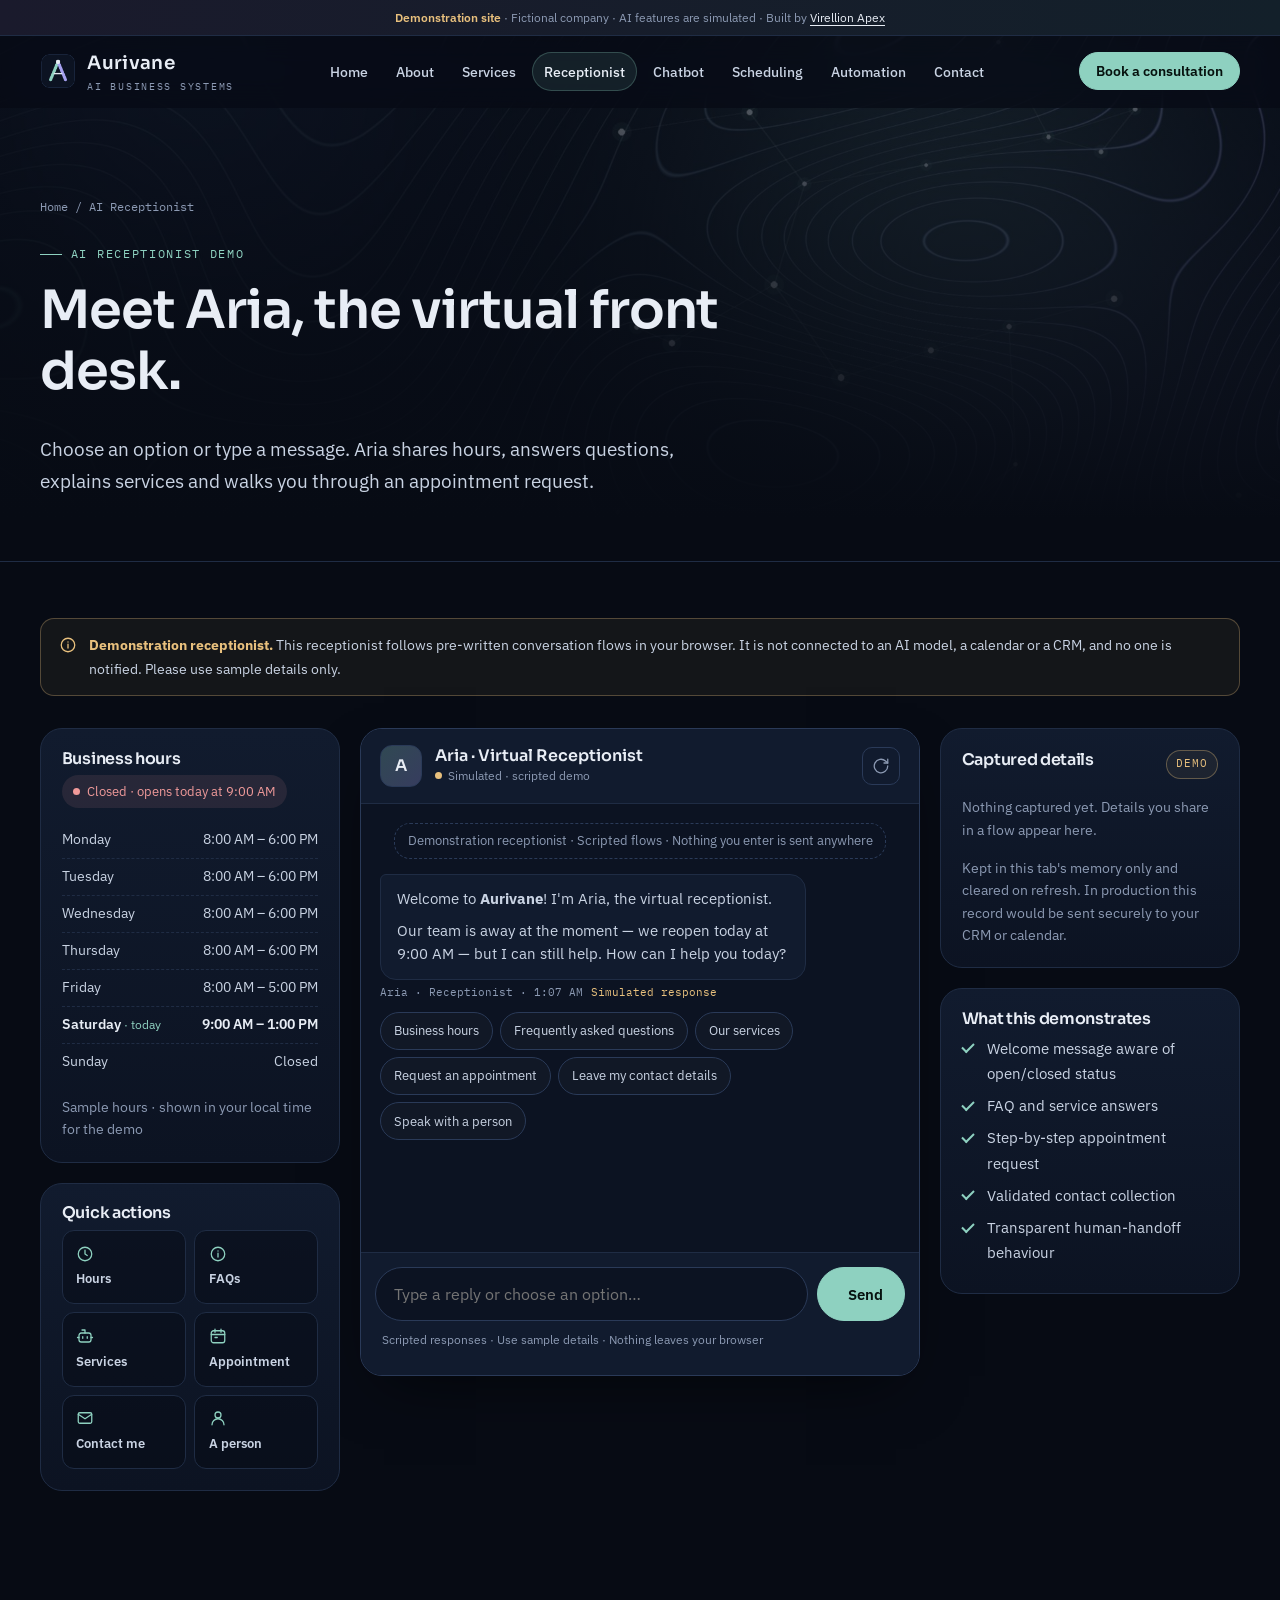
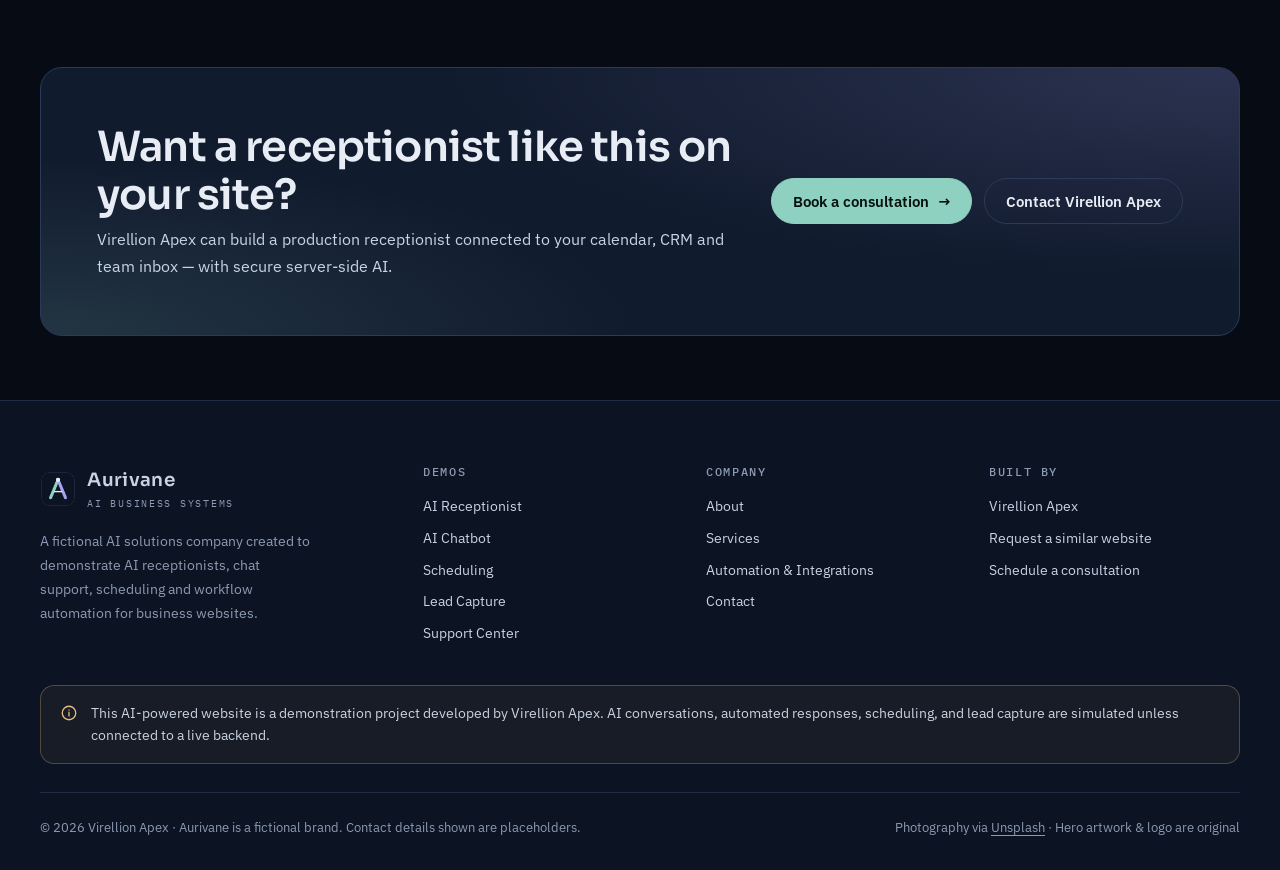
<file: ai-receptionist.html>
<!DOCTYPE html>
<html lang="en">
<head>
  <meta charset="utf-8">
  <meta name="viewport" content="width=device-width, initial-scale=1">
  <title>AI Receptionist Demo — Hours, FAQs & Appointment Requests | Aurivane</title>
  <meta name="description" content="Interactive AI receptionist demonstration: welcome messages, business hours, FAQs, service enquiries, appointment requests and contact collection. Simulated, no live AI.">
  <meta name="robots" content="index, follow">
  <meta name="theme-color" content="#070b14">
  <meta name="author" content="Virellion Apex">
  <!-- Canonical URL is a PLACEHOLDER. Replace https://ai.virellionapex.com once your domain is connected and verified. -->
  <link rel="canonical" href="https://ai.virellionapex.com/ai-receptionist.html">
  <!-- Open Graph -->
  <meta property="og:type" content="website">
  <meta property="og:site_name" content="Aurivane — AI Business Systems (Demo)">
  <meta property="og:title" content="AI Receptionist Demo — Hours, FAQs & Appointment Requests | Aurivane">
  <meta property="og:description" content="Interactive AI receptionist demonstration: welcome messages, business hours, FAQs, service enquiries, appointment requests and contact collection. Simulated, no live AI.">
  <meta property="og:url" content="https://ai.virellionapex.com/ai-receptionist.html">
  <meta property="og:image" content="https://ai.virellionapex.com/images/hero.jpg">
  <meta property="og:image:width" content="1920">
  <meta property="og:image:height" content="1080">
  <meta property="og:image:alt" content="Aurivane abstract signal-topography artwork in deep navy, sage and violet">
  <!-- Twitter / X -->
  <meta name="twitter:card" content="summary_large_image">
  <meta name="twitter:title" content="AI Receptionist Demo — Hours, FAQs & Appointment Requests | Aurivane">
  <meta name="twitter:description" content="Interactive AI receptionist demonstration: welcome messages, business hours, FAQs, service enquiries, appointment requests and contact collection. Simulated, no live AI.">
  <meta name="twitter:image" content="https://ai.virellionapex.com/images/hero.jpg">
  <link rel="icon" type="image/png" href="assets/favicon.png">
  <link rel="apple-touch-icon" href="assets/apple-touch-icon.png">
  <link rel="preconnect" href="https://fonts.googleapis.com">
  <link rel="preconnect" href="https://fonts.gstatic.com" crossorigin>
  <link href="https://fonts.googleapis.com/css2?family=IBM+Plex+Mono:wght@400;500&family=IBM+Plex+Sans:wght@400;500;600&family=Sora:wght@500;600&display=swap" rel="stylesheet">
  <link rel="stylesheet" href="css/style.css">
</head>
<body data-page="receptionist" class="has-hero">
  <a class="skip-link" href="#main">Skip to content</a>
  <div class="demo-ribbon" role="note"><strong>Demonstration site</strong> · Fictional company · AI features are simulated · Built by <a href="https://virellionapex.com" target="_blank" rel="noopener">Virellion Apex</a></div>
  <header class="site-header">
    <div class="container nav-wrap">
      <a class="brand" href="index.html" aria-label="Aurivane home">
        <img src="images/logo.png" alt="" width="36" height="36">
        <span class="brand-name">Aurivane<small>AI Business Systems</small></span>
      </a>
      <nav class="nav-menu" id="site-nav" aria-label="Main">
        <ul class="nav-links">
          <li><a href="index.html">Home</a></li>
          <li><a href="about.html">About</a></li>
          <li><a href="services.html">Services</a></li>
          <li><a href="ai-receptionist.html">Receptionist</a></li>
          <li><a href="chatbot.html">Chatbot</a></li>
          <li><a href="appointments.html">Scheduling</a></li>
          <li><a href="automation.html">Automation</a></li>
          <li><a href="contact.html">Contact</a></li>
        </ul>
        <a class="btn btn--primary btn--sm mobile-only" href="appointments.html">Book a consultation</a>
      </nav>
      <div class="nav-cta">
        <a class="btn btn--primary btn--sm desktop-only" href="appointments.html">Book a consultation</a>
        <button class="nav-toggle" type="button" aria-label="Open menu" aria-controls="site-nav" aria-expanded="false"><span></span></button>
      </div>
    </div>
  </header>
  <main id="main">
    <section class="page-hero">
      <div class="container">
        <p class="crumbs"><a href="index.html">Home</a> / AI Receptionist</p>
        <p class="eyebrow">AI receptionist demo</p>
        <h1>Meet Aria, the virtual front desk.</h1>
        <p class="lede">Choose an option or type a message. Aria shares hours, answers questions, explains services and walks you through an appointment request.</p>
        
      </div>
    </section>

    <section class="section">
      <div class="container">
        <div class="notice" role="note"><svg viewBox="0 0 24 24" fill="none" stroke="currentColor" stroke-width="1.7" stroke-linecap="round" stroke-linejoin="round" aria-hidden="true"><circle cx="12" cy="12" r="9"/><path d="M12 11v5M12 8h.01"/></svg><p><strong>Demonstration receptionist.</strong> This receptionist follows pre-written conversation flows in your browser. It is not connected to an AI model, a calendar or a CRM, and no one is notified. Please use sample details only.</p></div>
        <div class="reception mt-2" id="receptionist">
          <aside class="info-col side-panel" aria-label="Business information">
            <div class="card">
              <h3>Business hours</h3>
              <div data-hours-status class="status-pill"></div>
              <ul class="hours-list" data-hours-table></ul>
              <p class="small muted mt-1 mb-0">Sample hours · shown in your local time for the demo</p>
            </div>
            <div class="card">
              <h3>Quick actions</h3>
              <div class="action-grid">
                <button type="button" data-reception="hours"><svg viewBox="0 0 24 24" fill="none" stroke="currentColor" stroke-width="1.7" stroke-linecap="round" stroke-linejoin="round" aria-hidden="true"><circle cx="12" cy="12" r="9"/><path d="M12 7v5l3 2"/></svg>Hours</button>
                <button type="button" data-reception="faq"><svg viewBox="0 0 24 24" fill="none" stroke="currentColor" stroke-width="1.7" stroke-linecap="round" stroke-linejoin="round" aria-hidden="true"><circle cx="12" cy="12" r="9"/><path d="M12 11v5M12 8h.01"/></svg>FAQs</button>
                <button type="button" data-reception="services"><svg viewBox="0 0 24 24" fill="none" stroke="currentColor" stroke-width="1.7" stroke-linecap="round" stroke-linejoin="round" aria-hidden="true"><path d="M12 8V4H8"/><rect x="4" y="8" width="16" height="12" rx="3"/><path d="M2 14h2M20 14h2M9 13v2M15 13v2"/></svg>Services</button>
                <button type="button" data-reception="appt"><svg viewBox="0 0 24 24" fill="none" stroke="currentColor" stroke-width="1.7" stroke-linecap="round" stroke-linejoin="round" aria-hidden="true"><rect x="3" y="5" width="18" height="16" rx="3"/><path d="M3 10h18M8 3v4M16 3v4M8 14h3"/></svg>Appointment</button>
                <button type="button" data-reception="contact"><svg viewBox="0 0 24 24" fill="none" stroke="currentColor" stroke-width="1.7" stroke-linecap="round" stroke-linejoin="round" aria-hidden="true"><rect x="3" y="5" width="18" height="14" rx="2"/><path d="m3 7 9 6 9-6"/></svg>Contact me</button>
                <button type="button" data-reception="human"><svg viewBox="0 0 24 24" fill="none" stroke="currentColor" stroke-width="1.7" stroke-linecap="round" stroke-linejoin="round" aria-hidden="true"><circle cx="12" cy="8" r="4"/><path d="M4 21a8 8 0 0 1 16 0"/></svg>A person</button>
              </div>
            </div>
          </aside>

          <div class="chat-shell" role="region" aria-label="Receptionist conversation">
            <div class="chat-head">
              <div class="agent"><div class="avatar" aria-hidden="true">A</div><div><div class="agent-name">Aria · Virtual Receptionist</div><div class="agent-sub"><span class="dot"></span>Simulated · scripted demo</div></div></div>
              <div class="chat-tools"><button class="icon-btn" type="button" id="reception-reset" aria-label="Restart conversation" title="Restart"><svg viewBox="0 0 24 24" fill="none" stroke="currentColor" stroke-width="1.7" stroke-linecap="round" stroke-linejoin="round" aria-hidden="true"><path d="M21 12a9 9 0 1 1-3-6.7L21 8"/><path d="M21 3v5h-5"/></svg></button></div>
            </div>
            <div class="chat-log" aria-live="polite" aria-relevant="additions"></div>
            <div class="chat-input">
              <form class="chat-form" autocomplete="off">
                <label class="sr-only" for="reception-input">Type a message to the receptionist</label>
                <input id="reception-input" type="text" maxlength="500" placeholder="Type a reply or choose an option…">
                <button class="btn btn--primary" type="submit" aria-label="Send"><svg viewBox="0 0 24 24" fill="none" stroke="currentColor" stroke-width="1.7" stroke-linecap="round" stroke-linejoin="round" aria-hidden="true"><path d="M22 2 11 13M22 2l-7 20-4-9-9-4 20-7Z"/></svg><span class="label">Send</span></button>
              </form>
              <p class="chat-hint">Scripted responses · Use sample details · Nothing leaves your browser</p>
            </div>
          </div>

          <aside class="capture-col side-panel" aria-label="Captured information">
            <div class="card">
              <div class="flex between"><h3 class="mb-0">Captured details</h3><span class="badge badge--demo">Demo</span></div>
              <div class="flow-progress" id="flow-progress"></div>
              <div id="capture-data" aria-live="polite"></div>
              <p class="small muted mt-1 mb-0">Kept in this tab's memory only and cleared on refresh. In production this record would be sent securely to your CRM or calendar.</p>
            </div>
            <div class="card">
              <h3>What this demonstrates</h3>
              <ul class="list-check small mb-0">
                <li>Welcome message aware of open/closed status</li>
                <li>FAQ and service answers</li>
                <li>Step-by-step appointment request</li>
                <li>Validated contact collection</li>
                <li>Transparent human-handoff behaviour</li>
              </ul>
            </div>
          </aside>
        </div>
      </div>
    </section>

    <section class="section--tight">
      <div class="container">
        <div class="cta-band reveal">
          <div><h2>Want a receptionist like this on your site?</h2><p>Virellion Apex can build a production receptionist connected to your calendar, CRM and team inbox — with secure server-side AI.</p></div>
          <div class="actions">
            <a class="btn btn--primary" href="appointments.html">Book a consultation <span class="arrow" aria-hidden="true">→</span></a>
            <a class="btn" href="https://calendly.com/virellionapex/free-consultation" target="_blank" rel="noopener">Contact Virellion Apex</a>
          </div>
        </div>
      </div>
    </section>

  </main>
  <footer class="site-footer">
    <div class="container">
      <div class="footer-grid">
        <div class="footer-brand">
          <a class="brand" href="index.html"><img src="images/logo.png" alt="" width="36" height="36"><span class="brand-name">Aurivane<small>AI Business Systems</small></span></a>
          <p>A fictional AI solutions company created to demonstrate AI receptionists, chat support, scheduling and workflow automation for business websites.</p>
        </div>
        <div>
          <h4>Demos</h4>
          <ul><li><a href="ai-receptionist.html">AI Receptionist</a></li><li><a href="chatbot.html">AI Chatbot</a></li><li><a href="appointments.html">Scheduling</a></li><li><a href="contact.html#project">Lead Capture</a></li><li><a href="contact.html#support">Support Center</a></li></ul>
        </div>
        <div>
          <h4>Company</h4>
          <ul><li><a href="about.html">About</a></li><li><a href="services.html">Services</a></li><li><a href="automation.html">Automation &amp; Integrations</a></li><li><a href="contact.html">Contact</a></li></ul>
        </div>
        <div>
          <h4>Built by</h4>
          <ul><li><a href="https://virellionapex.com" target="_blank" rel="noopener">Virellion Apex</a></li><li><a href="https://calendly.com/virellionapex/free-consultation" target="_blank" rel="noopener">Request a similar website</a></li><li><a href="https://calendly.com/virellionapex/free-consultation" target="_blank" rel="noopener">Schedule a consultation</a></li></ul>
        </div>
      </div>
      <div class="disclaimer" role="note"><svg viewBox="0 0 24 24" fill="none" stroke="currentColor" stroke-width="1.7" stroke-linecap="round" stroke-linejoin="round" aria-hidden="true"><circle cx="12" cy="12" r="9"/><path d="M12 11v5M12 8h.01"/></svg><p>This AI-powered website is a demonstration project developed by Virellion Apex. AI conversations, automated responses, scheduling, and lead capture are simulated unless connected to a live backend.</p></div>
      <div class="footer-bottom">
        <span>© <span data-year>2026</span> Virellion Apex · Aurivane is a fictional brand. Contact details shown are placeholders.</span>
        <span>Photography via <a href="https://unsplash.com/?utm_source=aurivane_demo&amp;utm_medium=referral" target="_blank" rel="noopener">Unsplash</a> · Hero artwork &amp; logo are original</span>
      </div>
    </div>
  </footer>
  <script src="js/script.js" defer></script>
</body>
</html>
</file>
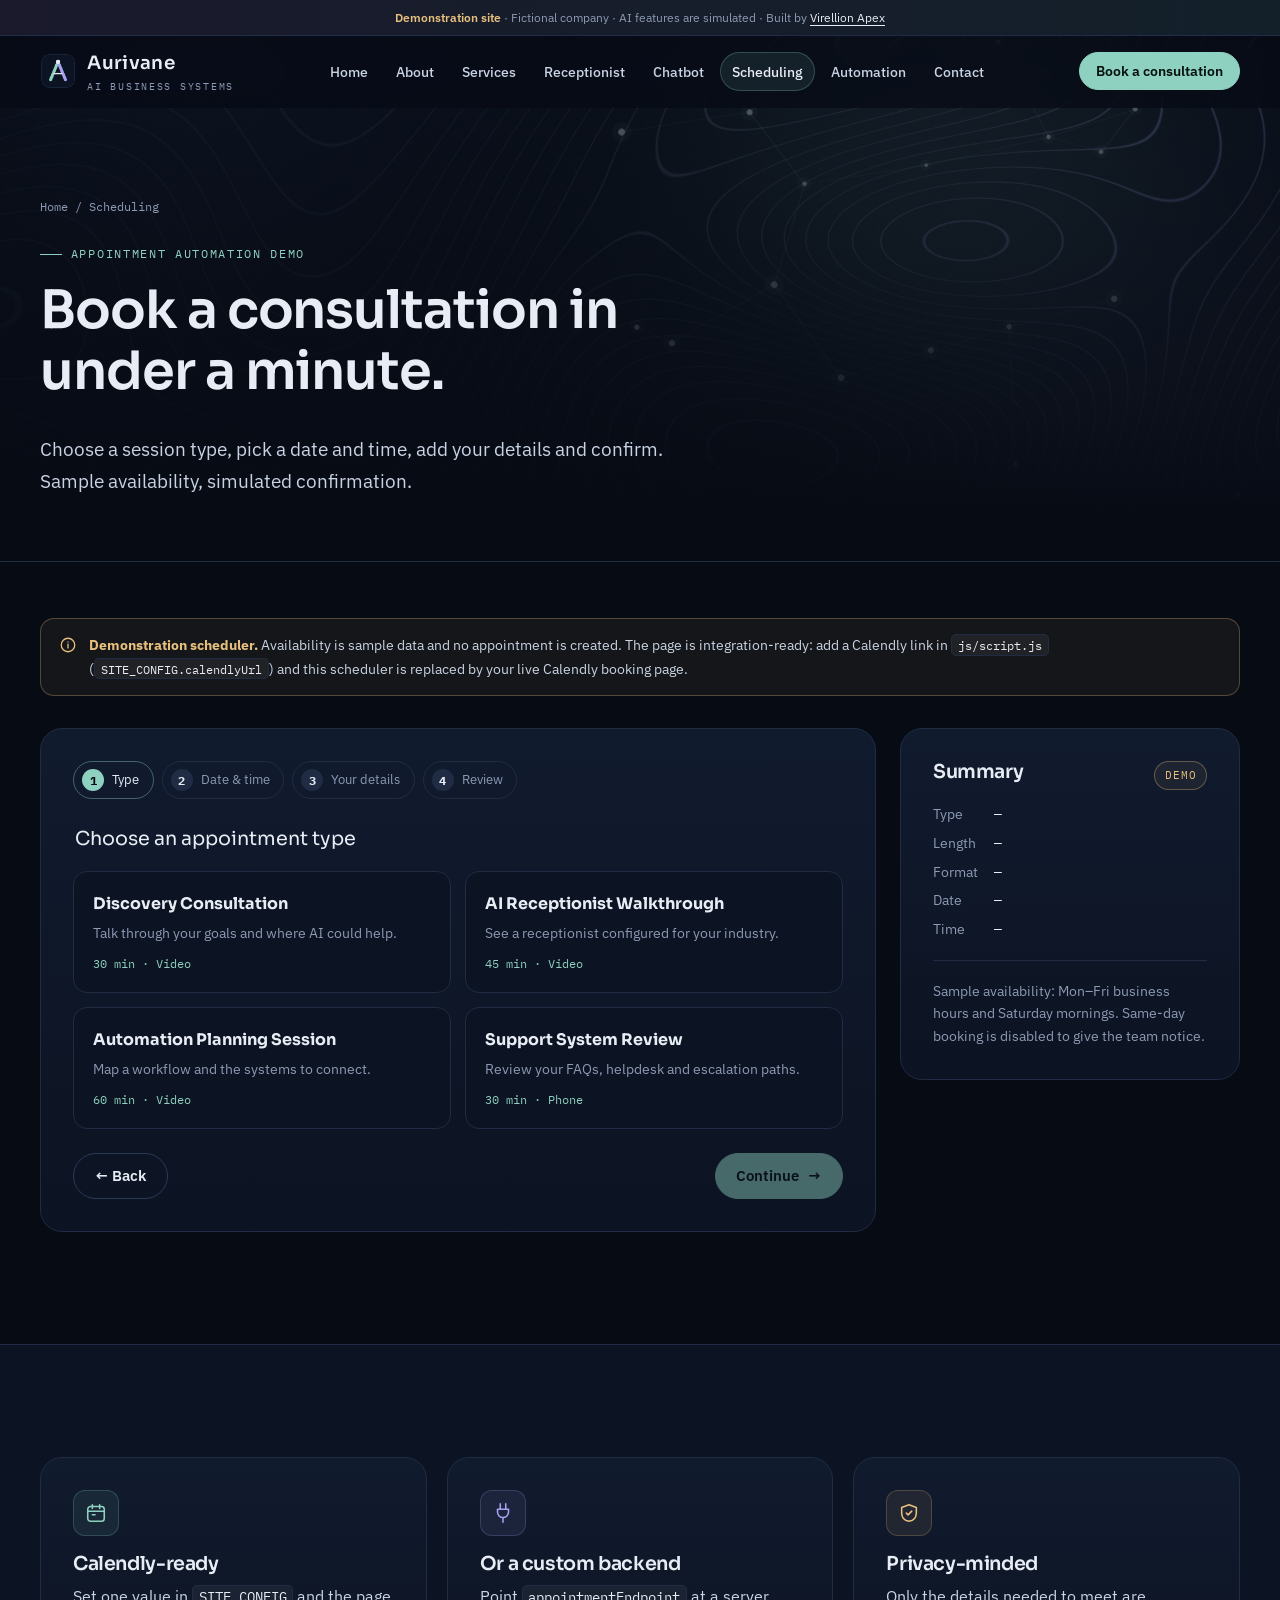
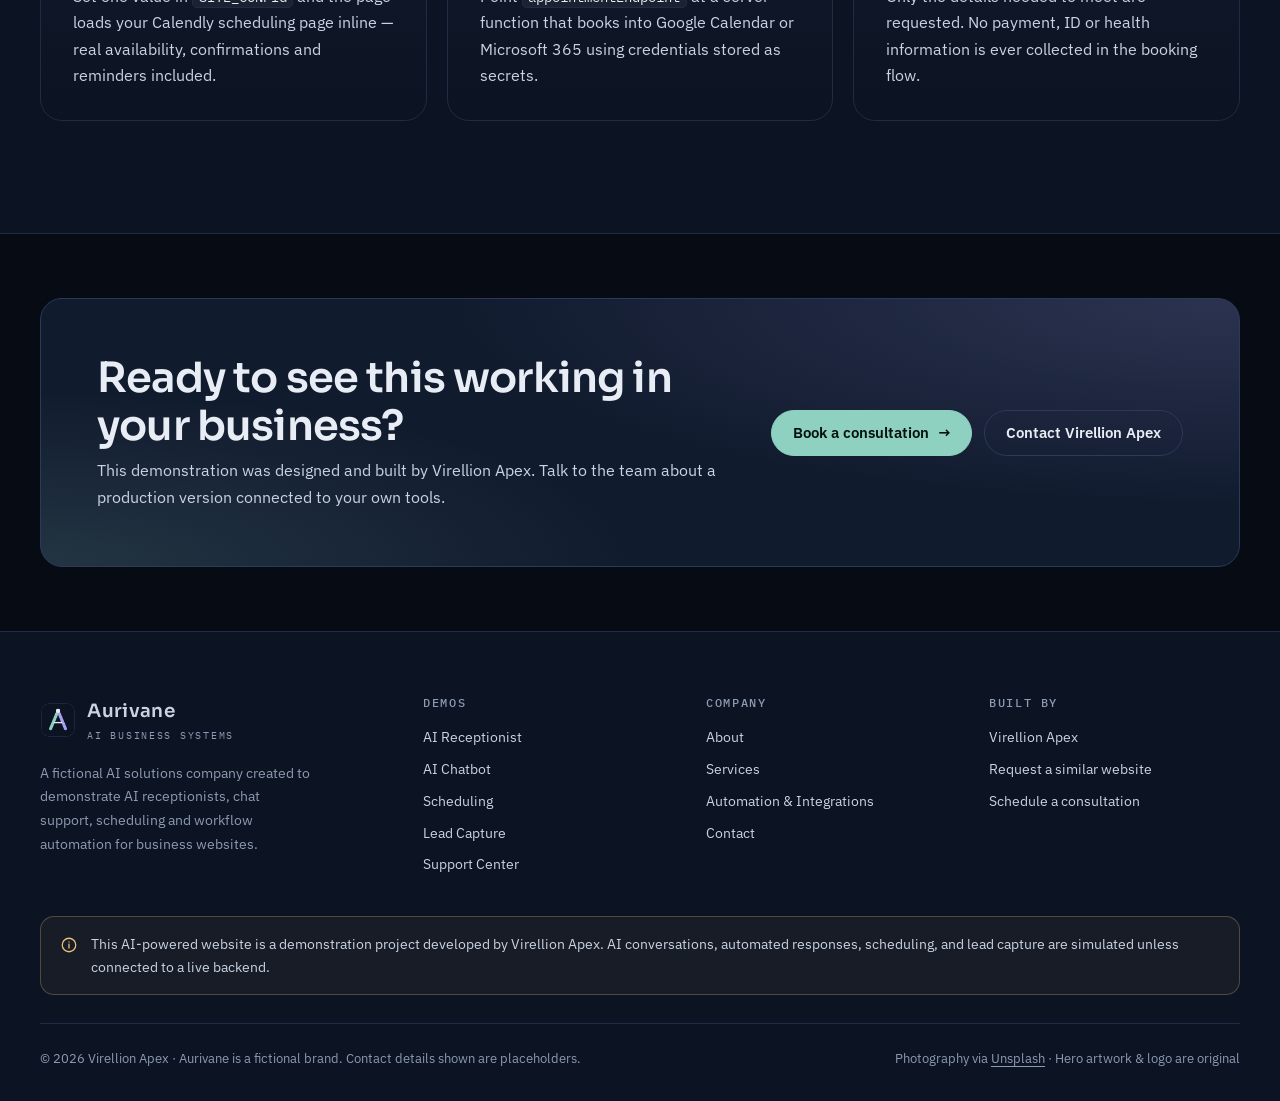
<file: appointments.html>
<!DOCTYPE html>
<html lang="en">
<head>
  <meta charset="utf-8">
  <meta name="viewport" content="width=device-width, initial-scale=1">
  <title>Appointment Scheduling Demo — Calendar, Time Slots & Confirmation | Aurivane</title>
  <meta name="description" content="Demonstration appointment scheduler with appointment types, calendar date selection, time slots, customer details and confirmation. Integration-ready for Calendly.">
  <meta name="robots" content="index, follow">
  <meta name="theme-color" content="#070b14">
  <meta name="author" content="Virellion Apex">
  <!-- Canonical URL is a PLACEHOLDER. Replace https://ai.virellionapex.com once your domain is connected and verified. -->
  <link rel="canonical" href="https://ai.virellionapex.com/appointments.html">
  <!-- Open Graph -->
  <meta property="og:type" content="website">
  <meta property="og:site_name" content="Aurivane — AI Business Systems (Demo)">
  <meta property="og:title" content="Appointment Scheduling Demo — Calendar, Time Slots & Confirmation | Aurivane">
  <meta property="og:description" content="Demonstration appointment scheduler with appointment types, calendar date selection, time slots, customer details and confirmation. Integration-ready for Calendly.">
  <meta property="og:url" content="https://ai.virellionapex.com/appointments.html">
  <meta property="og:image" content="https://ai.virellionapex.com/images/hero.jpg">
  <meta property="og:image:width" content="1920">
  <meta property="og:image:height" content="1080">
  <meta property="og:image:alt" content="Aurivane abstract signal-topography artwork in deep navy, sage and violet">
  <!-- Twitter / X -->
  <meta name="twitter:card" content="summary_large_image">
  <meta name="twitter:title" content="Appointment Scheduling Demo — Calendar, Time Slots & Confirmation | Aurivane">
  <meta name="twitter:description" content="Demonstration appointment scheduler with appointment types, calendar date selection, time slots, customer details and confirmation. Integration-ready for Calendly.">
  <meta name="twitter:image" content="https://ai.virellionapex.com/images/hero.jpg">
  <link rel="icon" type="image/png" href="assets/favicon.png">
  <link rel="apple-touch-icon" href="assets/apple-touch-icon.png">
  <link rel="preconnect" href="https://fonts.googleapis.com">
  <link rel="preconnect" href="https://fonts.gstatic.com" crossorigin>
  <link href="https://fonts.googleapis.com/css2?family=IBM+Plex+Mono:wght@400;500&family=IBM+Plex+Sans:wght@400;500;600&family=Sora:wght@500;600&display=swap" rel="stylesheet">
  <link rel="stylesheet" href="css/style.css">
</head>
<body data-page="appointments" class="has-hero">
  <a class="skip-link" href="#main">Skip to content</a>
  <div class="demo-ribbon" role="note"><strong>Demonstration site</strong> · Fictional company · AI features are simulated · Built by <a href="https://virellionapex.com" target="_blank" rel="noopener">Virellion Apex</a></div>
  <header class="site-header">
    <div class="container nav-wrap">
      <a class="brand" href="index.html" aria-label="Aurivane home">
        <img src="images/logo.png" alt="" width="36" height="36">
        <span class="brand-name">Aurivane<small>AI Business Systems</small></span>
      </a>
      <nav class="nav-menu" id="site-nav" aria-label="Main">
        <ul class="nav-links">
          <li><a href="index.html">Home</a></li>
          <li><a href="about.html">About</a></li>
          <li><a href="services.html">Services</a></li>
          <li><a href="ai-receptionist.html">Receptionist</a></li>
          <li><a href="chatbot.html">Chatbot</a></li>
          <li><a href="appointments.html">Scheduling</a></li>
          <li><a href="automation.html">Automation</a></li>
          <li><a href="contact.html">Contact</a></li>
        </ul>
        <a class="btn btn--primary btn--sm mobile-only" href="appointments.html">Book a consultation</a>
      </nav>
      <div class="nav-cta">
        <a class="btn btn--primary btn--sm desktop-only" href="appointments.html">Book a consultation</a>
        <button class="nav-toggle" type="button" aria-label="Open menu" aria-controls="site-nav" aria-expanded="false"><span></span></button>
      </div>
    </div>
  </header>
  <main id="main">
    <section class="page-hero">
      <div class="container">
        <p class="crumbs"><a href="index.html">Home</a> / Scheduling</p>
        <p class="eyebrow">Appointment automation demo</p>
        <h1>Book a consultation in under a minute.</h1>
        <p class="lede">Choose a session type, pick a date and time, add your details and confirm. Sample availability, simulated confirmation.</p>
        
      </div>
    </section>

    <section class="section">
      <div class="container" id="booking">
        <div class="notice" role="note"><svg viewBox="0 0 24 24" fill="none" stroke="currentColor" stroke-width="1.7" stroke-linecap="round" stroke-linejoin="round" aria-hidden="true"><circle cx="12" cy="12" r="9"/><path d="M12 11v5M12 8h.01"/></svg><p><strong>Demonstration scheduler.</strong> Availability is sample data and no appointment is created. The page is integration-ready: add a Calendly link in <code>js/script.js</code> (<code>SITE_CONFIG.calendlyUrl</code>) and this scheduler is replaced by your live Calendly booking page.</p></div>
        <div id="calendly-embed" class="mt-2" hidden></div>
        <div id="demo-scheduler" class="booking mt-2">
          <div class="card">
            <h2 class="sr-only" id="booking-title" tabindex="-1">Book an appointment</h2>
            <ol class="stepper" aria-label="Booking progress">
              <li><b>1</b>Type</li><li><b>2</b>Date &amp; time</li><li><b>3</b>Your details</li><li><b>4</b>Review</li>
            </ol>

            <div class="book-step" data-step="1">
              <fieldset><legend class="h3" style="font-family:var(--font-head);color:var(--mist);font-size:1.2rem;margin-bottom:1rem">Choose an appointment type</legend>
              <div class="type-grid"><div class="type-option"><input type="radio" name="appt-type" id="type-discovery" value="discovery"><label for="type-discovery"><strong>Discovery Consultation</strong><span>Talk through your goals and where AI could help.</span><em>30 min · Video</em></label></div><div class="type-option"><input type="radio" name="appt-type" id="type-receptionist" value="receptionist"><label for="type-receptionist"><strong>AI Receptionist Walkthrough</strong><span>See a receptionist configured for your industry.</span><em>45 min · Video</em></label></div><div class="type-option"><input type="radio" name="appt-type" id="type-automation" value="automation"><label for="type-automation"><strong>Automation Planning Session</strong><span>Map a workflow and the systems to connect.</span><em>60 min · Video</em></label></div><div class="type-option"><input type="radio" name="appt-type" id="type-support" value="support"><label for="type-support"><strong>Support System Review</strong><span>Review your FAQs, helpdesk and escalation paths.</span><em>30 min · Phone</em></label></div></div></fieldset>
            </div>

            <div class="book-step" data-step="2" hidden>
              <h3>Pick a date and time</h3>
              <div class="date-time">
                <div class="calendar">
                  <div class="cal-head">
                    <button type="button" class="icon-btn" id="cal-prev" aria-label="Previous month">‹</button>
                    <h3 id="cal-label" aria-live="polite"></h3>
                    <button type="button" class="icon-btn" id="cal-next" aria-label="Next month">›</button>
                  </div>
                  <div class="cal-grid" id="cal-grid"></div>
                </div>
                <div>
                  <p class="small muted" id="slots-note" aria-live="polite"></p>
                  <div class="slots" id="slots" role="group" aria-label="Available times"></div>
                </div>
              </div>
            </div>

            <div class="book-step" data-step="3" hidden>
              <h3>Your details</h3>
              <p class="small muted">Use sample information — this demo does not send or store anything.</p>
              <form id="booking-form" class="form" novalidate>
                <div class="form-row">
                  <div class="field"><label for="b-name">Full name</label><input id="b-name" name="name" autocomplete="name" required data-validate="name" aria-describedby="b-name-err"><span class="err" id="b-name-err"></span></div>
                  <div class="field"><label for="b-email">Email</label><input id="b-email" name="email" type="email" autocomplete="email" required data-validate="email" aria-describedby="b-email-err"><span class="err" id="b-email-err"></span></div>
                </div>
                <div class="form-row">
                  <div class="field"><label for="b-phone">Phone <span class="opt">(optional)</span></label><input id="b-phone" name="phone" type="tel" autocomplete="tel" data-validate="phone" aria-describedby="b-phone-err"><span class="err" id="b-phone-err"></span></div>
                  <div class="field"><label for="b-company">Company <span class="opt">(optional)</span></label><input id="b-company" name="company" autocomplete="organization"></div>
                </div>
                <div class="field"><label for="b-notes">What would you like to cover? <span class="opt">(optional)</span></label><textarea id="b-notes" name="notes" maxlength="800" placeholder="A sentence or two about your goals"></textarea></div>
              </form>
            </div>

            <div class="book-step" data-step="4" hidden>
              <h3>Review your request</h3>
              <div id="review"></div>
              <p class="small muted mt-1">Selecting confirm shows a demonstration confirmation. No booking or email is created.</p>
            </div>

            <div class="step-nav">
              <button type="button" class="btn" id="book-back" hidden>← Back</button>
              <button type="button" class="btn btn--primary" id="book-next" disabled>Continue <span class="arrow" aria-hidden="true">→</span></button>
            </div>
          </div>

          <aside class="card summary" aria-label="Booking summary">
            <div class="flex between"><h3 class="mb-0">Summary</h3><span class="badge badge--demo">Demo</span></div>
            <dl class="kv">
              <dt>Type</dt><dd id="sum-type">—</dd>
              <dt>Length</dt><dd id="sum-len">—</dd>
              <dt>Format</dt><dd id="sum-mode">—</dd>
              <dt>Date</dt><dd id="sum-date">—</dd>
              <dt>Time</dt><dd id="sum-time">—</dd>
            </dl>
            <hr style="border:0;border-top:1px solid var(--line);margin:1.2rem 0">
            <p class="small muted mb-0">Sample availability: Mon–Fri business hours and Saturday mornings. Same-day booking is disabled to give the team notice.</p>
          </aside>
        </div>

        <div id="booking-confirm" class="card confirm-box mt-2" hidden aria-live="polite">
          <div class="confirm-icon"><svg viewBox="0 0 24 24" fill="none" stroke="currentColor" stroke-width="1.7" stroke-linecap="round" stroke-linejoin="round" aria-hidden="true"><path d="m5 12 5 5L20 7"/></svg></div>
          <h2 tabindex="-1">Request received (demonstration)</h2>
          <p class="ref" id="confirm-ref"></p>
          <p class="muted" id="confirm-detail"></p>
          <p id="confirm-msg" style="max-width:60ch;margin-inline:auto"></p>
          <div class="hero-actions" style="justify-content:center">
            <button type="button" class="btn btn--primary" id="ics-download"><svg viewBox="0 0 24 24" fill="none" stroke="currentColor" stroke-width="1.7" stroke-linecap="round" stroke-linejoin="round" aria-hidden="true"><path d="M12 3v12M7 10l5 5 5-5M5 21h14"/></svg> Download demo calendar file</button>
            <button type="button" class="btn" id="book-again">Book another</button>
          </div>
        </div>
      </div>
    </section>

    <section class="section section--alt">
      <div class="container grid grid-3">
        <div class="card reveal"><div class="icon"><svg viewBox="0 0 24 24" fill="none" stroke="currentColor" stroke-width="1.7" stroke-linecap="round" stroke-linejoin="round" aria-hidden="true"><rect x="3" y="5" width="18" height="16" rx="3"/><path d="M3 10h18M8 3v4M16 3v4M8 14h3"/></svg></div><h3>Calendly-ready</h3><p>Set one value in <code>SITE_CONFIG</code> and the page loads your Calendly scheduling page inline — real availability, confirmations and reminders included.</p></div>
        <div class="card reveal"><div class="icon icon--iris"><svg viewBox="0 0 24 24" fill="none" stroke="currentColor" stroke-width="1.7" stroke-linecap="round" stroke-linejoin="round" aria-hidden="true"><path d="M9 2v6M15 2v6M6 8h12v3a6 6 0 0 1-12 0V8ZM12 17v5"/></svg></div><h3>Or a custom backend</h3><p>Point <code>appointmentEndpoint</code> at a server function that books into Google Calendar or Microsoft 365 using credentials stored as secrets.</p></div>
        <div class="card reveal"><div class="icon icon--amber"><svg viewBox="0 0 24 24" fill="none" stroke="currentColor" stroke-width="1.7" stroke-linecap="round" stroke-linejoin="round" aria-hidden="true"><path d="M12 3 4 6v6c0 5 3.4 8.3 8 9 4.6-.7 8-4 8-9V6l-8-3Z"/><path d="m9 12 2 2 4-4"/></svg></div><h3>Privacy-minded</h3><p>Only the details needed to meet are requested. No payment, ID or health information is ever collected in the booking flow.</p></div>
      </div>
    </section>

    <section class="section--tight">
      <div class="container">
        <div class="cta-band reveal">
          <div><h2>Ready to see this working in your business?</h2><p>This demonstration was designed and built by Virellion Apex. Talk to the team about a production version connected to your own tools.</p></div>
          <div class="actions">
            <a class="btn btn--primary" href="appointments.html">Book a consultation <span class="arrow" aria-hidden="true">→</span></a>
            <a class="btn" href="https://calendly.com/virellionapex/free-consultation" target="_blank" rel="noopener">Contact Virellion Apex</a>
          </div>
        </div>
      </div>
    </section>

  </main>
  <footer class="site-footer">
    <div class="container">
      <div class="footer-grid">
        <div class="footer-brand">
          <a class="brand" href="index.html"><img src="images/logo.png" alt="" width="36" height="36"><span class="brand-name">Aurivane<small>AI Business Systems</small></span></a>
          <p>A fictional AI solutions company created to demonstrate AI receptionists, chat support, scheduling and workflow automation for business websites.</p>
        </div>
        <div>
          <h4>Demos</h4>
          <ul><li><a href="ai-receptionist.html">AI Receptionist</a></li><li><a href="chatbot.html">AI Chatbot</a></li><li><a href="appointments.html">Scheduling</a></li><li><a href="contact.html#project">Lead Capture</a></li><li><a href="contact.html#support">Support Center</a></li></ul>
        </div>
        <div>
          <h4>Company</h4>
          <ul><li><a href="about.html">About</a></li><li><a href="services.html">Services</a></li><li><a href="automation.html">Automation &amp; Integrations</a></li><li><a href="contact.html">Contact</a></li></ul>
        </div>
        <div>
          <h4>Built by</h4>
          <ul><li><a href="https://virellionapex.com" target="_blank" rel="noopener">Virellion Apex</a></li><li><a href="https://calendly.com/virellionapex/free-consultation" target="_blank" rel="noopener">Request a similar website</a></li><li><a href="https://calendly.com/virellionapex/free-consultation" target="_blank" rel="noopener">Schedule a consultation</a></li></ul>
        </div>
      </div>
      <div class="disclaimer" role="note"><svg viewBox="0 0 24 24" fill="none" stroke="currentColor" stroke-width="1.7" stroke-linecap="round" stroke-linejoin="round" aria-hidden="true"><circle cx="12" cy="12" r="9"/><path d="M12 11v5M12 8h.01"/></svg><p>This AI-powered website is a demonstration project developed by Virellion Apex. AI conversations, automated responses, scheduling, and lead capture are simulated unless connected to a live backend.</p></div>
      <div class="footer-bottom">
        <span>© <span data-year>2026</span> Virellion Apex · Aurivane is a fictional brand. Contact details shown are placeholders.</span>
        <span>Photography via <a href="https://unsplash.com/?utm_source=aurivane_demo&amp;utm_medium=referral" target="_blank" rel="noopener">Unsplash</a> · Hero artwork &amp; logo are original</span>
      </div>
    </div>
  </footer>
  <script src="js/script.js" defer></script>
</body>
</html>
</file>
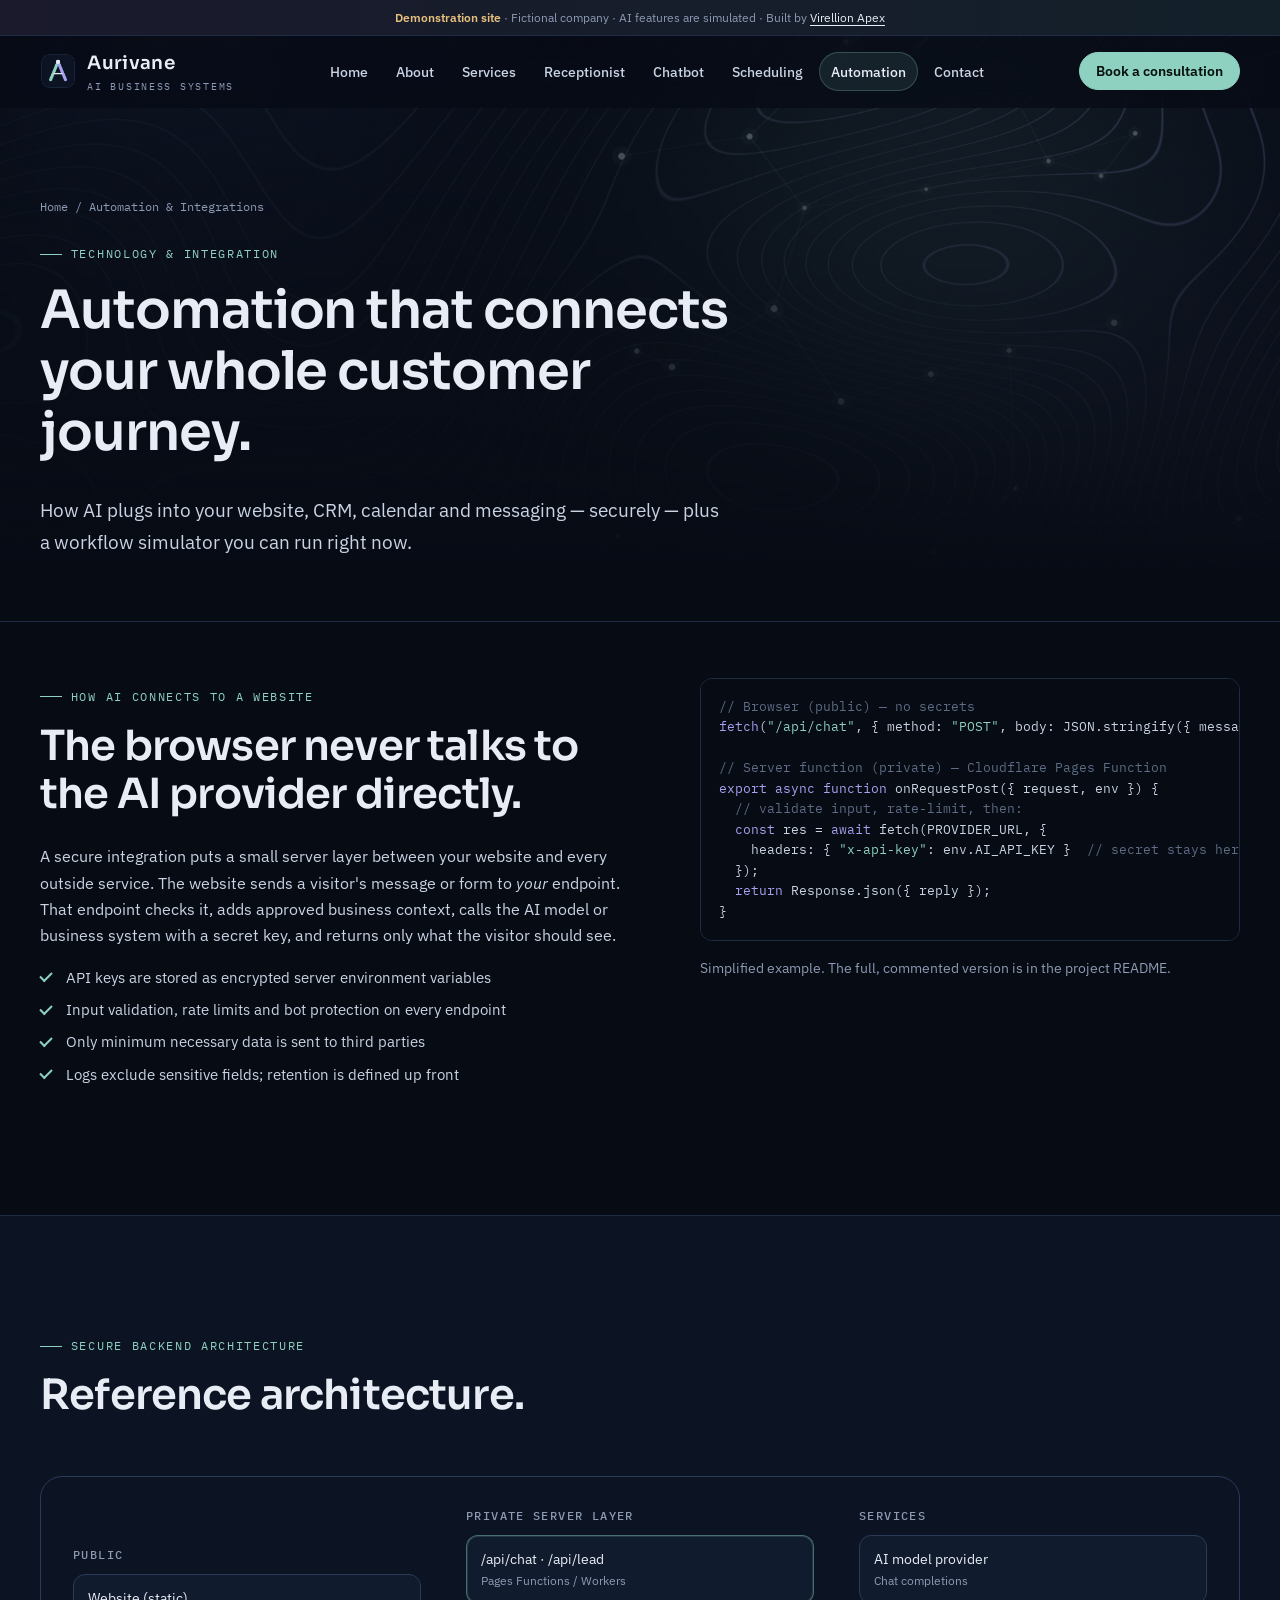
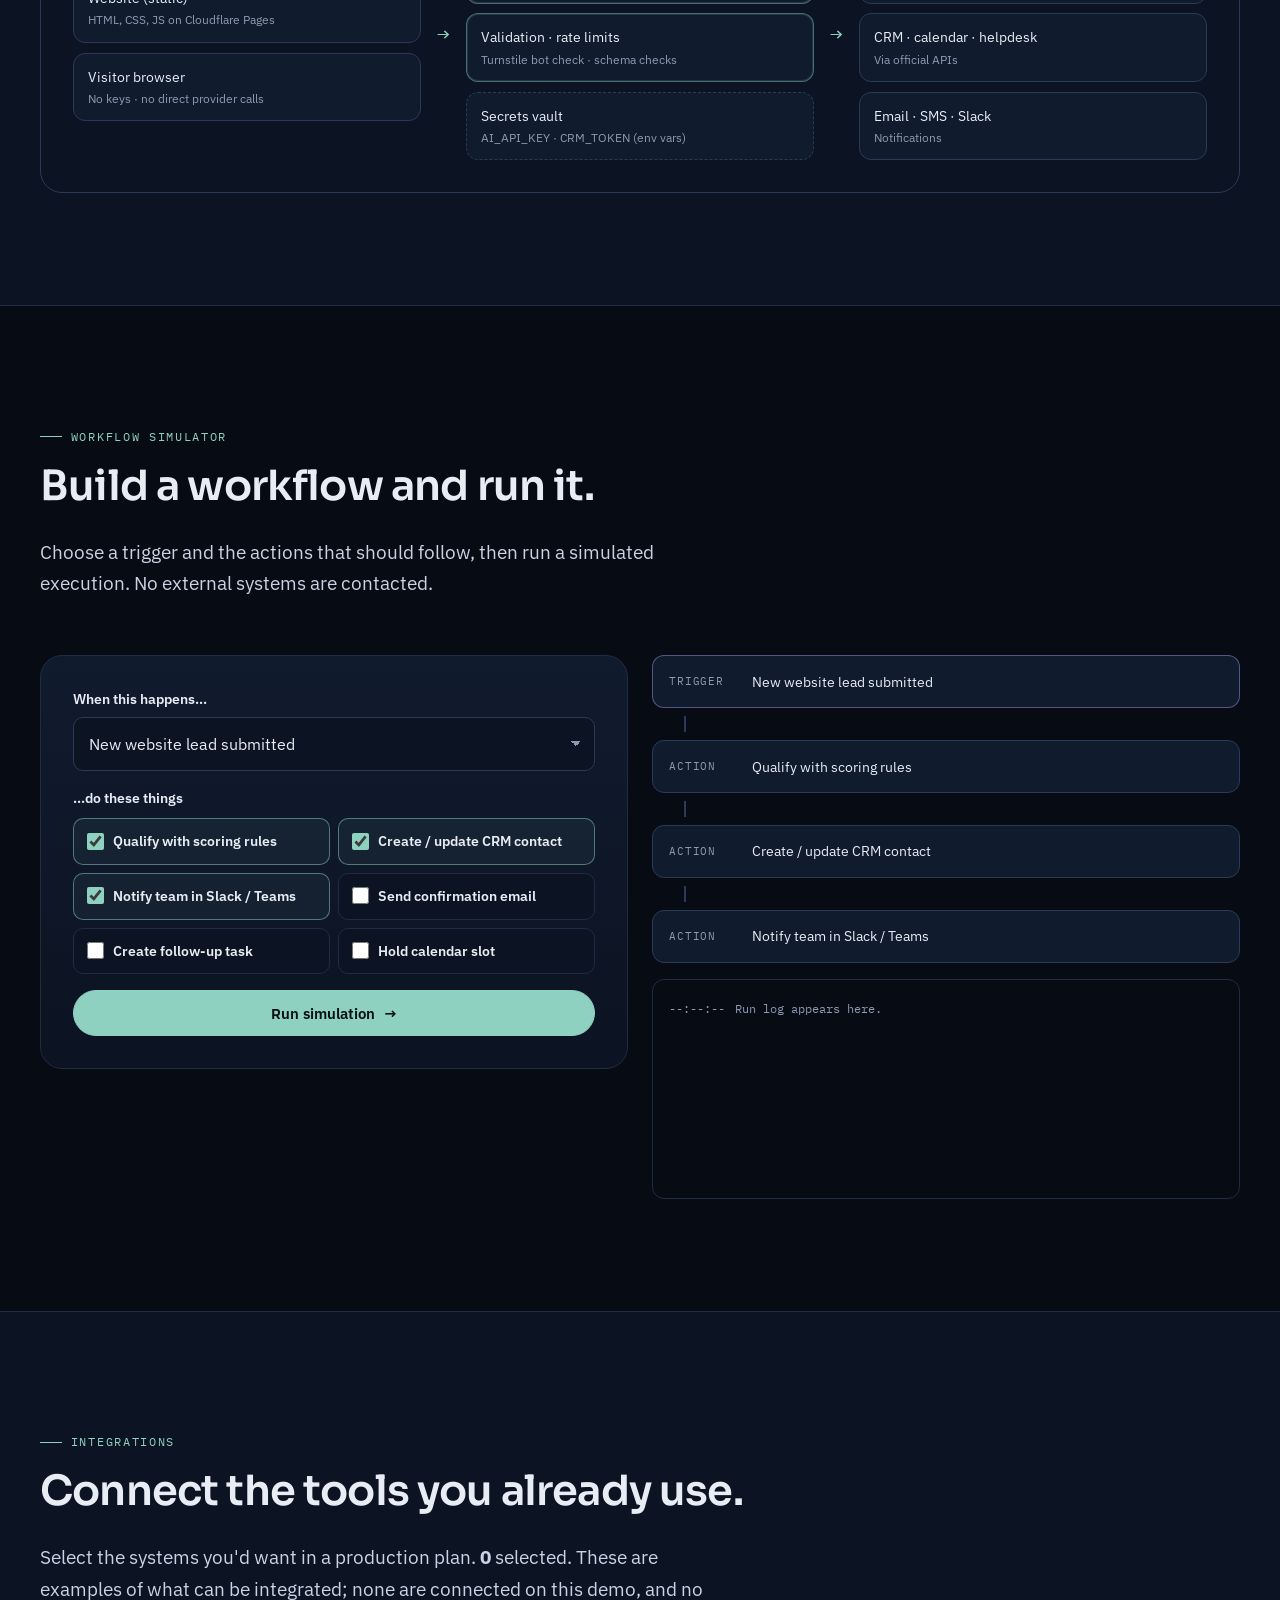
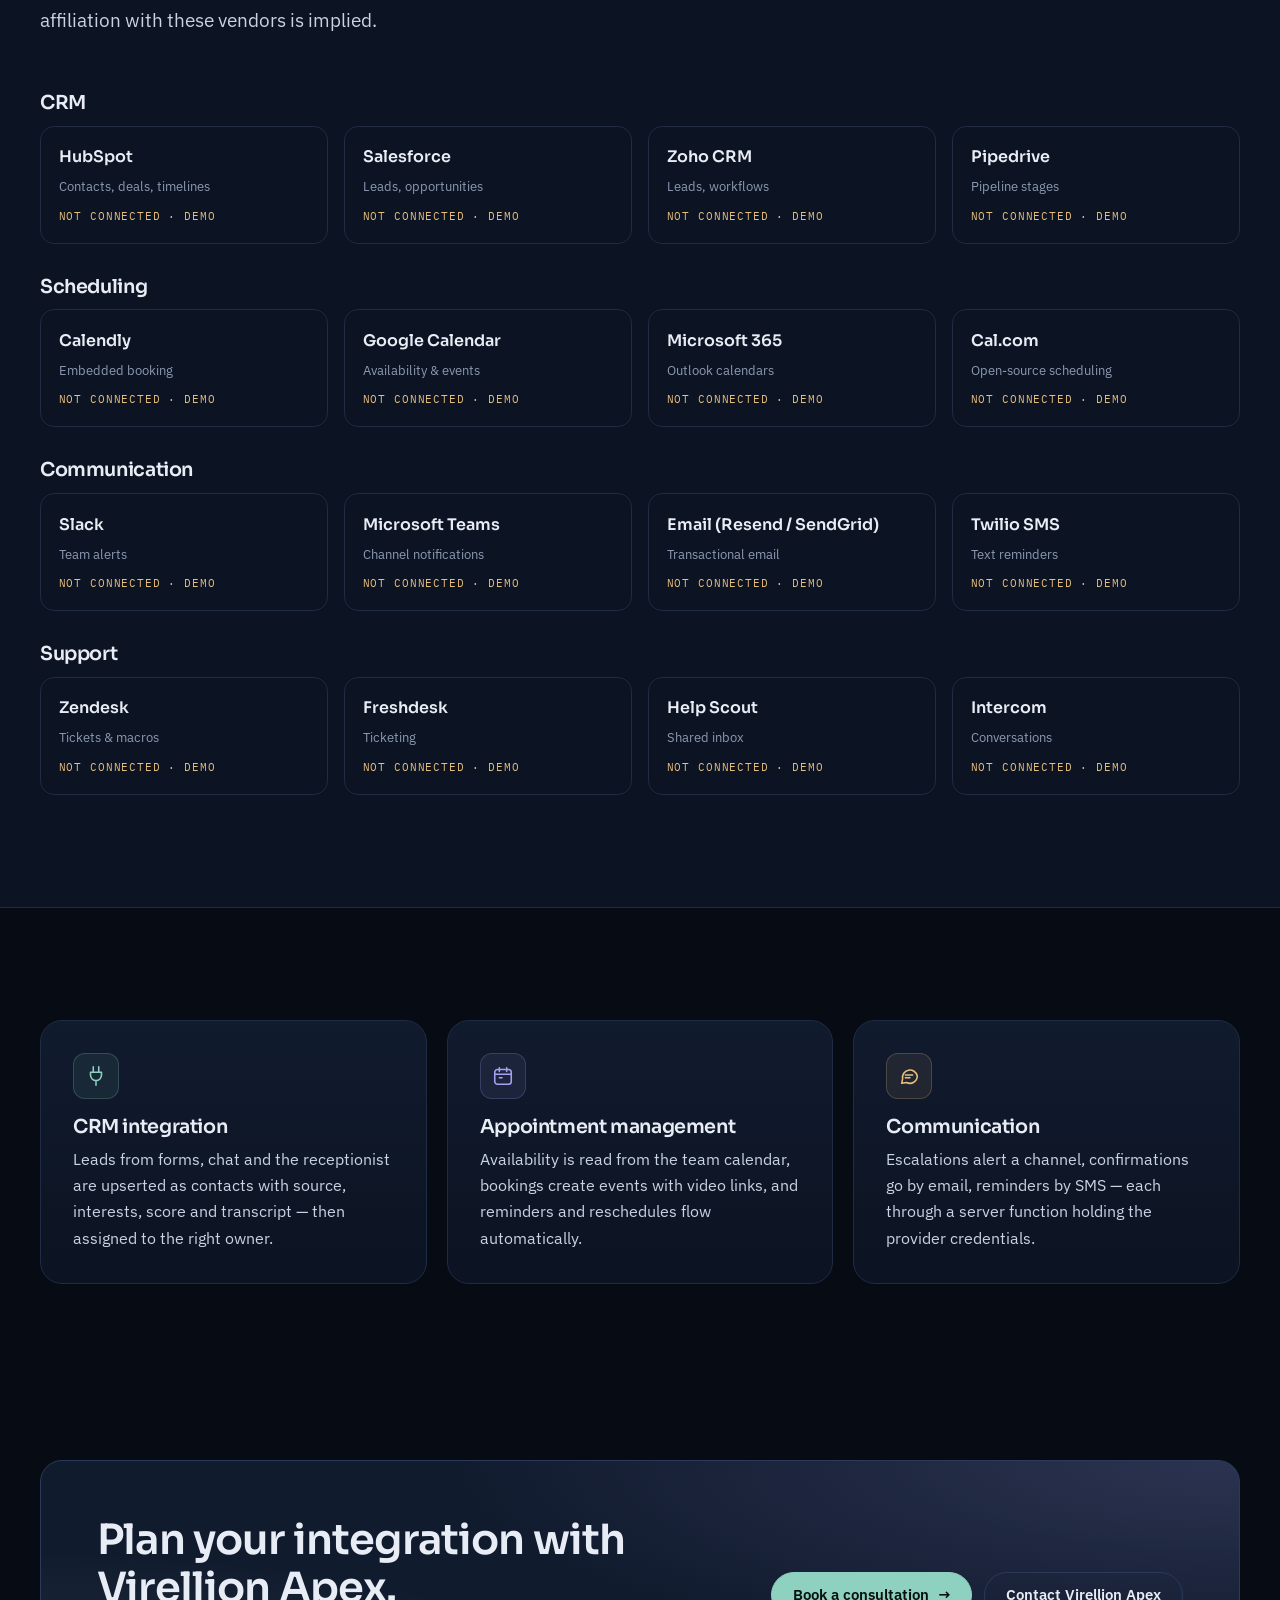
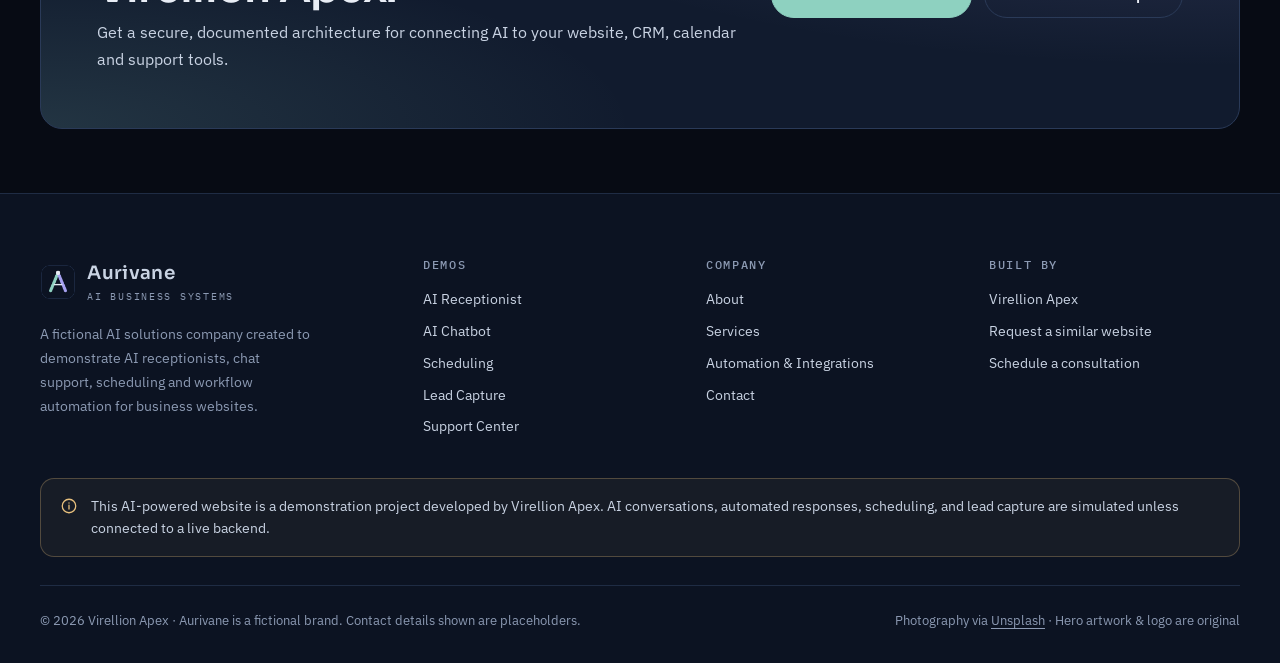
<file: automation.html>
<!DOCTYPE html>
<html lang="en">
<head>
  <meta charset="utf-8">
  <meta name="viewport" content="width=device-width, initial-scale=1">
  <title>Automation & Integrations — CRM, Scheduling, Messaging & Secure AI Architecture | Aurivane</title>
  <meta name="description" content="How AI connects securely to business websites: reference architecture, CRM, appointment and communication integrations, and an interactive workflow automation simulator.">
  <meta name="robots" content="index, follow">
  <meta name="theme-color" content="#070b14">
  <meta name="author" content="Virellion Apex">
  <!-- Canonical URL is a PLACEHOLDER. Replace https://ai.virellionapex.com once your domain is connected and verified. -->
  <link rel="canonical" href="https://ai.virellionapex.com/automation.html">
  <!-- Open Graph -->
  <meta property="og:type" content="website">
  <meta property="og:site_name" content="Aurivane — AI Business Systems (Demo)">
  <meta property="og:title" content="Automation & Integrations — CRM, Scheduling, Messaging & Secure AI Architecture | Aurivane">
  <meta property="og:description" content="How AI connects securely to business websites: reference architecture, CRM, appointment and communication integrations, and an interactive workflow automation simulator.">
  <meta property="og:url" content="https://ai.virellionapex.com/automation.html">
  <meta property="og:image" content="https://ai.virellionapex.com/images/hero.jpg">
  <meta property="og:image:width" content="1920">
  <meta property="og:image:height" content="1080">
  <meta property="og:image:alt" content="Aurivane abstract signal-topography artwork in deep navy, sage and violet">
  <!-- Twitter / X -->
  <meta name="twitter:card" content="summary_large_image">
  <meta name="twitter:title" content="Automation & Integrations — CRM, Scheduling, Messaging & Secure AI Architecture | Aurivane">
  <meta name="twitter:description" content="How AI connects securely to business websites: reference architecture, CRM, appointment and communication integrations, and an interactive workflow automation simulator.">
  <meta name="twitter:image" content="https://ai.virellionapex.com/images/hero.jpg">
  <link rel="icon" type="image/png" href="assets/favicon.png">
  <link rel="apple-touch-icon" href="assets/apple-touch-icon.png">
  <link rel="preconnect" href="https://fonts.googleapis.com">
  <link rel="preconnect" href="https://fonts.gstatic.com" crossorigin>
  <link href="https://fonts.googleapis.com/css2?family=IBM+Plex+Mono:wght@400;500&family=IBM+Plex+Sans:wght@400;500;600&family=Sora:wght@500;600&display=swap" rel="stylesheet">
  <link rel="stylesheet" href="css/style.css">
</head>
<body data-page="automation" class="has-hero">
  <a class="skip-link" href="#main">Skip to content</a>
  <div class="demo-ribbon" role="note"><strong>Demonstration site</strong> · Fictional company · AI features are simulated · Built by <a href="https://virellionapex.com" target="_blank" rel="noopener">Virellion Apex</a></div>
  <header class="site-header">
    <div class="container nav-wrap">
      <a class="brand" href="index.html" aria-label="Aurivane home">
        <img src="images/logo.png" alt="" width="36" height="36">
        <span class="brand-name">Aurivane<small>AI Business Systems</small></span>
      </a>
      <nav class="nav-menu" id="site-nav" aria-label="Main">
        <ul class="nav-links">
          <li><a href="index.html">Home</a></li>
          <li><a href="about.html">About</a></li>
          <li><a href="services.html">Services</a></li>
          <li><a href="ai-receptionist.html">Receptionist</a></li>
          <li><a href="chatbot.html">Chatbot</a></li>
          <li><a href="appointments.html">Scheduling</a></li>
          <li><a href="automation.html">Automation</a></li>
          <li><a href="contact.html">Contact</a></li>
        </ul>
        <a class="btn btn--primary btn--sm mobile-only" href="appointments.html">Book a consultation</a>
      </nav>
      <div class="nav-cta">
        <a class="btn btn--primary btn--sm desktop-only" href="appointments.html">Book a consultation</a>
        <button class="nav-toggle" type="button" aria-label="Open menu" aria-controls="site-nav" aria-expanded="false"><span></span></button>
      </div>
    </div>
  </header>
  <main id="main">
    <section class="page-hero">
      <div class="container">
        <p class="crumbs"><a href="index.html">Home</a> / Automation &amp; Integrations</p>
        <p class="eyebrow">Technology & integration</p>
        <h1>Automation that connects your whole customer journey.</h1>
        <p class="lede">How AI plugs into your website, CRM, calendar and messaging — securely — plus a workflow simulator you can run right now.</p>
        
      </div>
    </section>

    <section class="section">
      <div class="container split split--top">
        <div class="reveal">
          <p class="eyebrow">How AI connects to a website</p>
          <h2>The browser never talks to the AI provider directly.</h2>
          <p>A secure integration puts a small server layer between your website and every outside service. The website sends a visitor's message or form to <em>your</em> endpoint. That endpoint checks it, adds approved business context, calls the AI model or business system with a secret key, and returns only what the visitor should see.</p>
          <ul class="list-check">
            <li>API keys are stored as encrypted server environment variables</li>
            <li>Input validation, rate limits and bot protection on every endpoint</li>
            <li>Only minimum necessary data is sent to third parties</li>
            <li>Logs exclude sensitive fields; retention is defined up front</li>
          </ul>
        </div>
        <div class="reveal">
          <pre class="code" aria-label="Example request flow"><span class="c">// Browser (public) — no secrets</span>
<span class="k">fetch</span>(<span class="s">"/api/chat"</span>, { method: <span class="s">"POST"</span>, body: JSON.stringify({ messages }) })

<span class="c">// Server function (private) — Cloudflare Pages Function</span>
<span class="k">export async function</span> onRequestPost({ request, env }) {
  <span class="c">// validate input, rate-limit, then:</span>
  <span class="k">const</span> res = <span class="k">await</span> fetch(PROVIDER_URL, {
    headers: { <span class="s">"x-api-key"</span>: env.AI_API_KEY }  <span class="c">// secret stays here</span>
  });
  <span class="k">return</span> Response.json({ reply });
}</pre>
          <p class="small muted mt-1">Simplified example. The full, commented version is in the project README.</p>
        </div>
      </div>
    </section>

    <section class="section section--alt" id="architecture">
      <div class="container">
        <div class="section-head reveal"><p class="eyebrow">Secure backend architecture</p><h2>Reference architecture.</h2></div>
        <div class="arch reveal" role="img" aria-label="Architecture diagram: website sends requests to secure server functions, which call AI providers and business systems using secrets stored on the server.">
          <div class="arch-col"><h4>Public</h4><div class="arch-node">Website (static)<small>HTML, CSS, JS on Cloudflare Pages</small></div><div class="arch-node">Visitor browser<small>No keys · no direct provider calls</small></div></div>
          <div class="arch-arrow" aria-hidden="true">→</div>
          <div class="arch-col"><h4>Private server layer</h4><div class="arch-node secure">/api/chat · /api/lead<small>Pages Functions / Workers</small></div><div class="arch-node secure">Validation · rate limits<small>Turnstile bot check · schema checks</small></div><div class="arch-node locked">Secrets vault<small>AI_API_KEY · CRM_TOKEN (env vars)</small></div></div>
          <div class="arch-arrow" aria-hidden="true">→</div>
          <div class="arch-col"><h4>Services</h4><div class="arch-node">AI model provider<small>Chat completions</small></div><div class="arch-node">CRM · calendar · helpdesk<small>Via official APIs</small></div><div class="arch-node">Email · SMS · Slack<small>Notifications</small></div></div>
        </div>
      </div>
    </section>

    <section class="section">
      <div class="container">
        <div class="section-head reveal"><p class="eyebrow">Workflow simulator</p><h2>Build a workflow and run it.</h2><p class="lede">Choose a trigger and the actions that should follow, then run a simulated execution. No external systems are contacted.</p></div>
        <div class="builder">
          <div class="card">
            <div class="field"><label for="flow-trigger">When this happens…</label>
              <select id="flow-trigger"><option value="lead">New website lead submitted</option><option value="booking">Appointment requested</option><option value="escalation">Chat escalated to a human</option></select></div>
            <fieldset class="field mt-1"><legend>…do these things</legend>
              <div class="checks">
                <label class="check"><input type="checkbox" name="flow-action" value="qualify" checked>Qualify with scoring rules</label>
                <label class="check"><input type="checkbox" name="flow-action" value="crm" checked>Create / update CRM contact</label>
                <label class="check"><input type="checkbox" name="flow-action" value="notify" checked>Notify team in Slack / Teams</label>
                <label class="check"><input type="checkbox" name="flow-action" value="email">Send confirmation email</label>
                <label class="check"><input type="checkbox" name="flow-action" value="task">Create follow-up task</label>
                <label class="check"><input type="checkbox" name="flow-action" value="calendar">Hold calendar slot</label>
              </div>
            </fieldset>
            <button type="button" class="btn btn--primary btn--block mt-1" id="run-flow">Run simulation <span class="arrow" aria-hidden="true">→</span></button>
          </div>
          <div class="stack">
            <div class="flow-canvas" id="flow-canvas" aria-live="polite"></div>
            <div class="run-log" id="run-log" aria-live="polite"><div><span class="ts">--:--:--</span><span class="muted">Run log appears here.</span></div></div>
          </div>
        </div>
      </div>
    </section>

    <section class="section section--alt" id="integrations">
      <div class="container">
        <div class="section-head reveal"><p class="eyebrow">Integrations</p><h2>Connect the tools you already use.</h2>
          <p class="lede">Select the systems you'd want in a production plan. <strong id="int-count">0</strong> selected. These are examples of what can be integrated; none are connected on this demo, and no affiliation with these vendors is implied.</p></div>

        <h3 class="mt-2">CRM</h3>
        <div class="int-grid"><button type="button" class="int-tile" aria-pressed="false"><strong>HubSpot</strong><span>Contacts, deals, timelines</span><span class="state">Not connected · demo</span></button><button type="button" class="int-tile" aria-pressed="false"><strong>Salesforce</strong><span>Leads, opportunities</span><span class="state">Not connected · demo</span></button><button type="button" class="int-tile" aria-pressed="false"><strong>Zoho CRM</strong><span>Leads, workflows</span><span class="state">Not connected · demo</span></button><button type="button" class="int-tile" aria-pressed="false"><strong>Pipedrive</strong><span>Pipeline stages</span><span class="state">Not connected · demo</span></button></div>
        <h3 class="mt-2">Scheduling</h3>
        <div class="int-grid"><button type="button" class="int-tile" aria-pressed="false"><strong>Calendly</strong><span>Embedded booking</span><span class="state">Not connected · demo</span></button><button type="button" class="int-tile" aria-pressed="false"><strong>Google Calendar</strong><span>Availability & events</span><span class="state">Not connected · demo</span></button><button type="button" class="int-tile" aria-pressed="false"><strong>Microsoft 365</strong><span>Outlook calendars</span><span class="state">Not connected · demo</span></button><button type="button" class="int-tile" aria-pressed="false"><strong>Cal.com</strong><span>Open-source scheduling</span><span class="state">Not connected · demo</span></button></div>
        <h3 class="mt-2">Communication</h3>
        <div class="int-grid"><button type="button" class="int-tile" aria-pressed="false"><strong>Slack</strong><span>Team alerts</span><span class="state">Not connected · demo</span></button><button type="button" class="int-tile" aria-pressed="false"><strong>Microsoft Teams</strong><span>Channel notifications</span><span class="state">Not connected · demo</span></button><button type="button" class="int-tile" aria-pressed="false"><strong>Email (Resend / SendGrid)</strong><span>Transactional email</span><span class="state">Not connected · demo</span></button><button type="button" class="int-tile" aria-pressed="false"><strong>Twilio SMS</strong><span>Text reminders</span><span class="state">Not connected · demo</span></button></div>
        <h3 class="mt-2">Support</h3>
        <div class="int-grid"><button type="button" class="int-tile" aria-pressed="false"><strong>Zendesk</strong><span>Tickets & macros</span><span class="state">Not connected · demo</span></button><button type="button" class="int-tile" aria-pressed="false"><strong>Freshdesk</strong><span>Ticketing</span><span class="state">Not connected · demo</span></button><button type="button" class="int-tile" aria-pressed="false"><strong>Help Scout</strong><span>Shared inbox</span><span class="state">Not connected · demo</span></button><button type="button" class="int-tile" aria-pressed="false"><strong>Intercom</strong><span>Conversations</span><span class="state">Not connected · demo</span></button></div>
      </div>
    </section>

    <section class="section">
      <div class="container grid grid-3">
        <div class="card reveal"><div class="icon"><svg viewBox="0 0 24 24" fill="none" stroke="currentColor" stroke-width="1.7" stroke-linecap="round" stroke-linejoin="round" aria-hidden="true"><path d="M9 2v6M15 2v6M6 8h12v3a6 6 0 0 1-12 0V8ZM12 17v5"/></svg></div><h3>CRM integration</h3><p>Leads from forms, chat and the receptionist are upserted as contacts with source, interests, score and transcript — then assigned to the right owner.</p></div>
        <div class="card reveal"><div class="icon icon--iris"><svg viewBox="0 0 24 24" fill="none" stroke="currentColor" stroke-width="1.7" stroke-linecap="round" stroke-linejoin="round" aria-hidden="true"><rect x="3" y="5" width="18" height="16" rx="3"/><path d="M3 10h18M8 3v4M16 3v4M8 14h3"/></svg></div><h3>Appointment management</h3><p>Availability is read from the team calendar, bookings create events with video links, and reminders and reschedules flow automatically.</p></div>
        <div class="card reveal"><div class="icon icon--amber"><svg viewBox="0 0 24 24" fill="none" stroke="currentColor" stroke-width="1.7" stroke-linecap="round" stroke-linejoin="round" aria-hidden="true"><path d="M21 12a8 8 0 0 1-11.6 7.1L4 20l1-4.6A8 8 0 1 1 21 12Z"/><path d="M8 11h8M8 14h5"/></svg></div><h3>Communication</h3><p>Escalations alert a channel, confirmations go by email, reminders by SMS — each through a server function holding the provider credentials.</p></div>
      </div>
    </section>

    <section class="section--tight">
      <div class="container">
        <div class="cta-band reveal">
          <div><h2>Plan your integration with Virellion Apex.</h2><p>Get a secure, documented architecture for connecting AI to your website, CRM, calendar and support tools.</p></div>
          <div class="actions">
            <a class="btn btn--primary" href="appointments.html">Book a consultation <span class="arrow" aria-hidden="true">→</span></a>
            <a class="btn" href="https://calendly.com/virellionapex/free-consultation" target="_blank" rel="noopener">Contact Virellion Apex</a>
          </div>
        </div>
      </div>
    </section>

  </main>
  <footer class="site-footer">
    <div class="container">
      <div class="footer-grid">
        <div class="footer-brand">
          <a class="brand" href="index.html"><img src="images/logo.png" alt="" width="36" height="36"><span class="brand-name">Aurivane<small>AI Business Systems</small></span></a>
          <p>A fictional AI solutions company created to demonstrate AI receptionists, chat support, scheduling and workflow automation for business websites.</p>
        </div>
        <div>
          <h4>Demos</h4>
          <ul><li><a href="ai-receptionist.html">AI Receptionist</a></li><li><a href="chatbot.html">AI Chatbot</a></li><li><a href="appointments.html">Scheduling</a></li><li><a href="contact.html#project">Lead Capture</a></li><li><a href="contact.html#support">Support Center</a></li></ul>
        </div>
        <div>
          <h4>Company</h4>
          <ul><li><a href="about.html">About</a></li><li><a href="services.html">Services</a></li><li><a href="automation.html">Automation &amp; Integrations</a></li><li><a href="contact.html">Contact</a></li></ul>
        </div>
        <div>
          <h4>Built by</h4>
          <ul><li><a href="https://virellionapex.com" target="_blank" rel="noopener">Virellion Apex</a></li><li><a href="https://calendly.com/virellionapex/free-consultation" target="_blank" rel="noopener">Request a similar website</a></li><li><a href="https://calendly.com/virellionapex/free-consultation" target="_blank" rel="noopener">Schedule a consultation</a></li></ul>
        </div>
      </div>
      <div class="disclaimer" role="note"><svg viewBox="0 0 24 24" fill="none" stroke="currentColor" stroke-width="1.7" stroke-linecap="round" stroke-linejoin="round" aria-hidden="true"><circle cx="12" cy="12" r="9"/><path d="M12 11v5M12 8h.01"/></svg><p>This AI-powered website is a demonstration project developed by Virellion Apex. AI conversations, automated responses, scheduling, and lead capture are simulated unless connected to a live backend.</p></div>
      <div class="footer-bottom">
        <span>© <span data-year>2026</span> Virellion Apex · Aurivane is a fictional brand. Contact details shown are placeholders.</span>
        <span>Photography via <a href="https://unsplash.com/?utm_source=aurivane_demo&amp;utm_medium=referral" target="_blank" rel="noopener">Unsplash</a> · Hero artwork &amp; logo are original</span>
      </div>
    </div>
  </footer>
  <script src="js/script.js" defer></script>
</body>
</html>
</file>
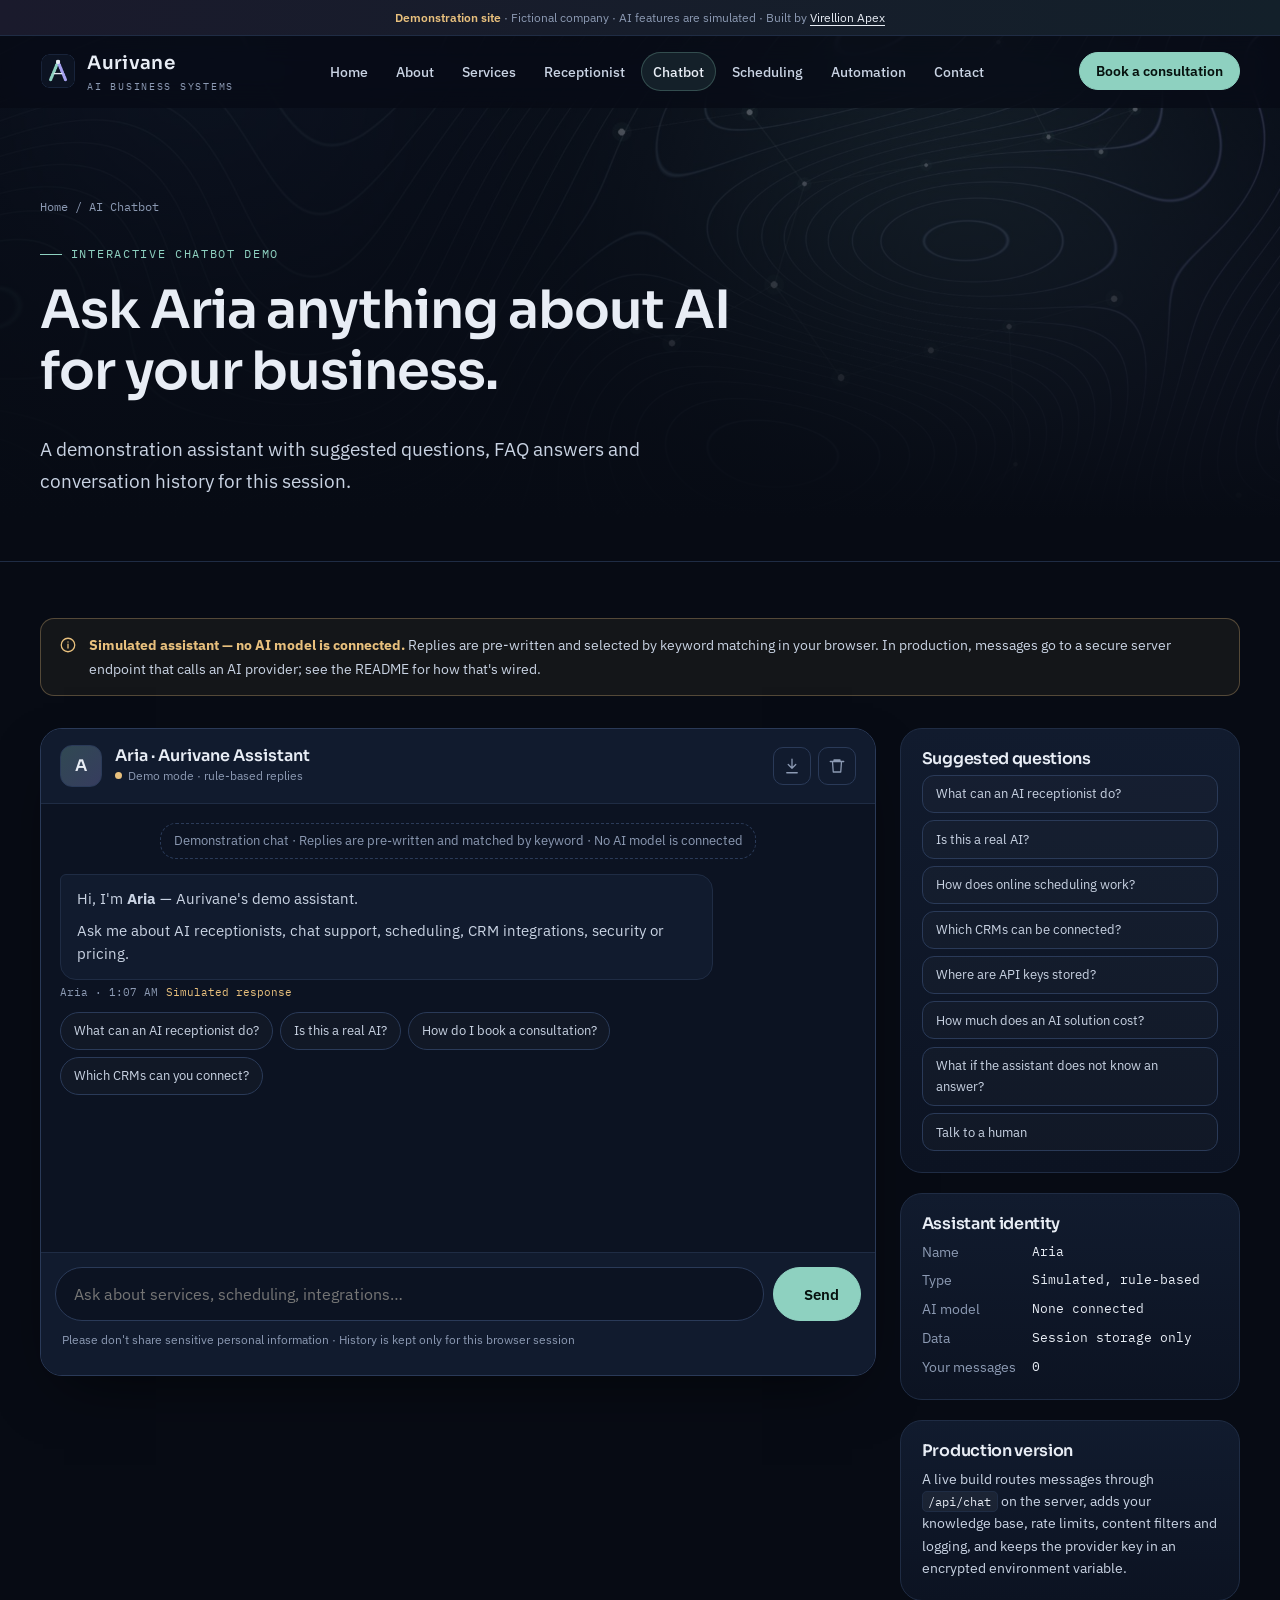
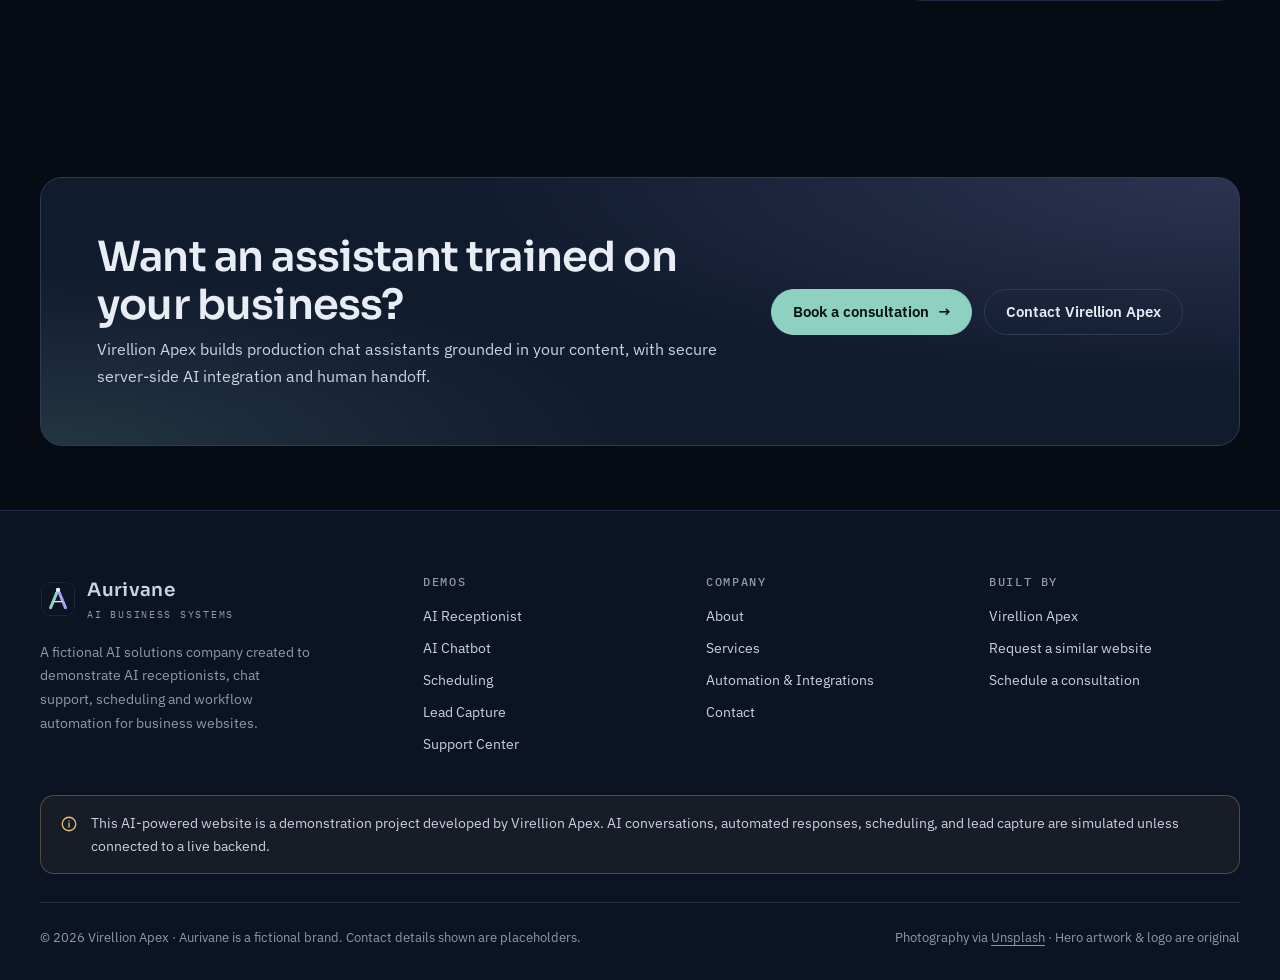
<file: chatbot.html>
<!DOCTYPE html>
<html lang="en">
<head>
  <meta charset="utf-8">
  <meta name="viewport" content="width=device-width, initial-scale=1">
  <title>AI Chatbot Demo — Simulated Assistant with FAQs & Suggested Questions | Aurivane</title>
  <meta name="description" content="Try a simulated AI chatbot with session history, suggested questions and FAQ answers. Clearly labelled demonstration — no live AI model connected.">
  <meta name="robots" content="index, follow">
  <meta name="theme-color" content="#070b14">
  <meta name="author" content="Virellion Apex">
  <!-- Canonical URL is a PLACEHOLDER. Replace https://ai.virellionapex.com once your domain is connected and verified. -->
  <link rel="canonical" href="https://ai.virellionapex.com/chatbot.html">
  <!-- Open Graph -->
  <meta property="og:type" content="website">
  <meta property="og:site_name" content="Aurivane — AI Business Systems (Demo)">
  <meta property="og:title" content="AI Chatbot Demo — Simulated Assistant with FAQs & Suggested Questions | Aurivane">
  <meta property="og:description" content="Try a simulated AI chatbot with session history, suggested questions and FAQ answers. Clearly labelled demonstration — no live AI model connected.">
  <meta property="og:url" content="https://ai.virellionapex.com/chatbot.html">
  <meta property="og:image" content="https://ai.virellionapex.com/images/hero.jpg">
  <meta property="og:image:width" content="1920">
  <meta property="og:image:height" content="1080">
  <meta property="og:image:alt" content="Aurivane abstract signal-topography artwork in deep navy, sage and violet">
  <!-- Twitter / X -->
  <meta name="twitter:card" content="summary_large_image">
  <meta name="twitter:title" content="AI Chatbot Demo — Simulated Assistant with FAQs & Suggested Questions | Aurivane">
  <meta name="twitter:description" content="Try a simulated AI chatbot with session history, suggested questions and FAQ answers. Clearly labelled demonstration — no live AI model connected.">
  <meta name="twitter:image" content="https://ai.virellionapex.com/images/hero.jpg">
  <link rel="icon" type="image/png" href="assets/favicon.png">
  <link rel="apple-touch-icon" href="assets/apple-touch-icon.png">
  <link rel="preconnect" href="https://fonts.googleapis.com">
  <link rel="preconnect" href="https://fonts.gstatic.com" crossorigin>
  <link href="https://fonts.googleapis.com/css2?family=IBM+Plex+Mono:wght@400;500&family=IBM+Plex+Sans:wght@400;500;600&family=Sora:wght@500;600&display=swap" rel="stylesheet">
  <link rel="stylesheet" href="css/style.css">
</head>
<body data-page="chatbot" class="has-hero">
  <a class="skip-link" href="#main">Skip to content</a>
  <div class="demo-ribbon" role="note"><strong>Demonstration site</strong> · Fictional company · AI features are simulated · Built by <a href="https://virellionapex.com" target="_blank" rel="noopener">Virellion Apex</a></div>
  <header class="site-header">
    <div class="container nav-wrap">
      <a class="brand" href="index.html" aria-label="Aurivane home">
        <img src="images/logo.png" alt="" width="36" height="36">
        <span class="brand-name">Aurivane<small>AI Business Systems</small></span>
      </a>
      <nav class="nav-menu" id="site-nav" aria-label="Main">
        <ul class="nav-links">
          <li><a href="index.html">Home</a></li>
          <li><a href="about.html">About</a></li>
          <li><a href="services.html">Services</a></li>
          <li><a href="ai-receptionist.html">Receptionist</a></li>
          <li><a href="chatbot.html">Chatbot</a></li>
          <li><a href="appointments.html">Scheduling</a></li>
          <li><a href="automation.html">Automation</a></li>
          <li><a href="contact.html">Contact</a></li>
        </ul>
        <a class="btn btn--primary btn--sm mobile-only" href="appointments.html">Book a consultation</a>
      </nav>
      <div class="nav-cta">
        <a class="btn btn--primary btn--sm desktop-only" href="appointments.html">Book a consultation</a>
        <button class="nav-toggle" type="button" aria-label="Open menu" aria-controls="site-nav" aria-expanded="false"><span></span></button>
      </div>
    </div>
  </header>
  <main id="main">
    <section class="page-hero">
      <div class="container">
        <p class="crumbs"><a href="index.html">Home</a> / AI Chatbot</p>
        <p class="eyebrow">Interactive chatbot demo</p>
        <h1>Ask Aria anything about AI for your business.</h1>
        <p class="lede">A demonstration assistant with suggested questions, FAQ answers and conversation history for this session.</p>
        
      </div>
    </section>

    <section class="section">
      <div class="container">
        <div class="notice" role="note"><svg viewBox="0 0 24 24" fill="none" stroke="currentColor" stroke-width="1.7" stroke-linecap="round" stroke-linejoin="round" aria-hidden="true"><circle cx="12" cy="12" r="9"/><path d="M12 11v5M12 8h.01"/></svg><p><strong>Simulated assistant — no AI model is connected.</strong> Replies are pre-written and selected by keyword matching in your browser. In production, messages go to a secure server endpoint that calls an AI provider; see the README for how that's wired.</p></div>
        <div class="chat-layout mt-2">
          <div class="chat-shell" id="chatbot" role="region" aria-label="Chat with Aria">
            <div class="chat-head">
              <div class="agent"><div class="avatar" aria-hidden="true">A</div><div><div class="agent-name">Aria · Aurivane Assistant</div><div class="agent-sub"><span class="dot"></span><span id="chat-mode">Demo mode · rule-based replies</span></div></div></div>
              <div class="chat-tools">
                <button class="icon-btn" type="button" id="chat-download" aria-label="Download transcript" title="Download transcript"><svg viewBox="0 0 24 24" fill="none" stroke="currentColor" stroke-width="1.7" stroke-linecap="round" stroke-linejoin="round" aria-hidden="true"><path d="M12 3v12M7 10l5 5 5-5M5 21h14"/></svg></button>
                <button class="icon-btn" type="button" id="chat-clear" aria-label="Clear conversation" title="Clear conversation"><svg viewBox="0 0 24 24" fill="none" stroke="currentColor" stroke-width="1.7" stroke-linecap="round" stroke-linejoin="round" aria-hidden="true"><path d="M3 6h18M8 6V4h8v2M6 6l1 14h10l1-14"/></svg></button>
              </div>
            </div>
            <div class="chat-log" aria-live="polite" aria-relevant="additions"></div>
            <div class="chat-input">
              <form class="chat-form" autocomplete="off">
                <label class="sr-only" for="chat-input">Message Aria</label>
                <input id="chat-input" type="text" maxlength="500" placeholder="Ask about services, scheduling, integrations…">
                <button class="btn btn--primary" type="submit" aria-label="Send"><svg viewBox="0 0 24 24" fill="none" stroke="currentColor" stroke-width="1.7" stroke-linecap="round" stroke-linejoin="round" aria-hidden="true"><path d="M22 2 11 13M22 2l-7 20-4-9-9-4 20-7Z"/></svg><span class="label">Send</span></button>
              </form>
              <p class="chat-hint">Please don't share sensitive personal information · History is kept only for this browser session</p>
            </div>
          </div>
          <aside class="side-panel" aria-label="Chat tools">
            <div class="card">
              <h3>Suggested questions</h3>
              <div class="suggest-list"><button type="button" class="chip" data-suggest="What can an AI receptionist do?">What can an AI receptionist do?</button><button type="button" class="chip" data-suggest="Is this a real AI?">Is this a real AI?</button><button type="button" class="chip" data-suggest="How does online scheduling work?">How does online scheduling work?</button><button type="button" class="chip" data-suggest="Which CRMs can be connected?">Which CRMs can be connected?</button><button type="button" class="chip" data-suggest="Where are API keys stored?">Where are API keys stored?</button><button type="button" class="chip" data-suggest="How much does an AI solution cost?">How much does an AI solution cost?</button><button type="button" class="chip" data-suggest="What if the assistant does not know an answer?">What if the assistant does not know an answer?</button><button type="button" class="chip" data-suggest="Talk to a human">Talk to a human</button></div>
            </div>
            <div class="card">
              <h3>Assistant identity</h3>
              <dl class="kv">
                <dt>Name</dt><dd>Aria</dd>
                <dt>Type</dt><dd>Simulated, rule-based</dd>
                <dt>AI model</dt><dd>None connected</dd>
                <dt>Data</dt><dd>Session storage only</dd>
                <dt>Your messages</dt><dd id="chat-count">0</dd>
              </dl>
            </div>
            <div class="card">
              <h3>Production version</h3>
              <p class="small mb-0">A live build routes messages through <code>/api/chat</code> on the server, adds your knowledge base, rate limits, content filters and logging, and keeps the provider key in an encrypted environment variable.</p>
            </div>
          </aside>
        </div>
      </div>
    </section>

    <section class="section--tight">
      <div class="container">
        <div class="cta-band reveal">
          <div><h2>Want an assistant trained on your business?</h2><p>Virellion Apex builds production chat assistants grounded in your content, with secure server-side AI integration and human handoff.</p></div>
          <div class="actions">
            <a class="btn btn--primary" href="appointments.html">Book a consultation <span class="arrow" aria-hidden="true">→</span></a>
            <a class="btn" href="https://calendly.com/virellionapex/free-consultation" target="_blank" rel="noopener">Contact Virellion Apex</a>
          </div>
        </div>
      </div>
    </section>

  </main>
  <footer class="site-footer">
    <div class="container">
      <div class="footer-grid">
        <div class="footer-brand">
          <a class="brand" href="index.html"><img src="images/logo.png" alt="" width="36" height="36"><span class="brand-name">Aurivane<small>AI Business Systems</small></span></a>
          <p>A fictional AI solutions company created to demonstrate AI receptionists, chat support, scheduling and workflow automation for business websites.</p>
        </div>
        <div>
          <h4>Demos</h4>
          <ul><li><a href="ai-receptionist.html">AI Receptionist</a></li><li><a href="chatbot.html">AI Chatbot</a></li><li><a href="appointments.html">Scheduling</a></li><li><a href="contact.html#project">Lead Capture</a></li><li><a href="contact.html#support">Support Center</a></li></ul>
        </div>
        <div>
          <h4>Company</h4>
          <ul><li><a href="about.html">About</a></li><li><a href="services.html">Services</a></li><li><a href="automation.html">Automation &amp; Integrations</a></li><li><a href="contact.html">Contact</a></li></ul>
        </div>
        <div>
          <h4>Built by</h4>
          <ul><li><a href="https://virellionapex.com" target="_blank" rel="noopener">Virellion Apex</a></li><li><a href="https://calendly.com/virellionapex/free-consultation" target="_blank" rel="noopener">Request a similar website</a></li><li><a href="https://calendly.com/virellionapex/free-consultation" target="_blank" rel="noopener">Schedule a consultation</a></li></ul>
        </div>
      </div>
      <div class="disclaimer" role="note"><svg viewBox="0 0 24 24" fill="none" stroke="currentColor" stroke-width="1.7" stroke-linecap="round" stroke-linejoin="round" aria-hidden="true"><circle cx="12" cy="12" r="9"/><path d="M12 11v5M12 8h.01"/></svg><p>This AI-powered website is a demonstration project developed by Virellion Apex. AI conversations, automated responses, scheduling, and lead capture are simulated unless connected to a live backend.</p></div>
      <div class="footer-bottom">
        <span>© <span data-year>2026</span> Virellion Apex · Aurivane is a fictional brand. Contact details shown are placeholders.</span>
        <span>Photography via <a href="https://unsplash.com/?utm_source=aurivane_demo&amp;utm_medium=referral" target="_blank" rel="noopener">Unsplash</a> · Hero artwork &amp; logo are original</span>
      </div>
    </div>
  </footer>
  <script src="js/script.js" defer></script>
</body>
</html>
</file>
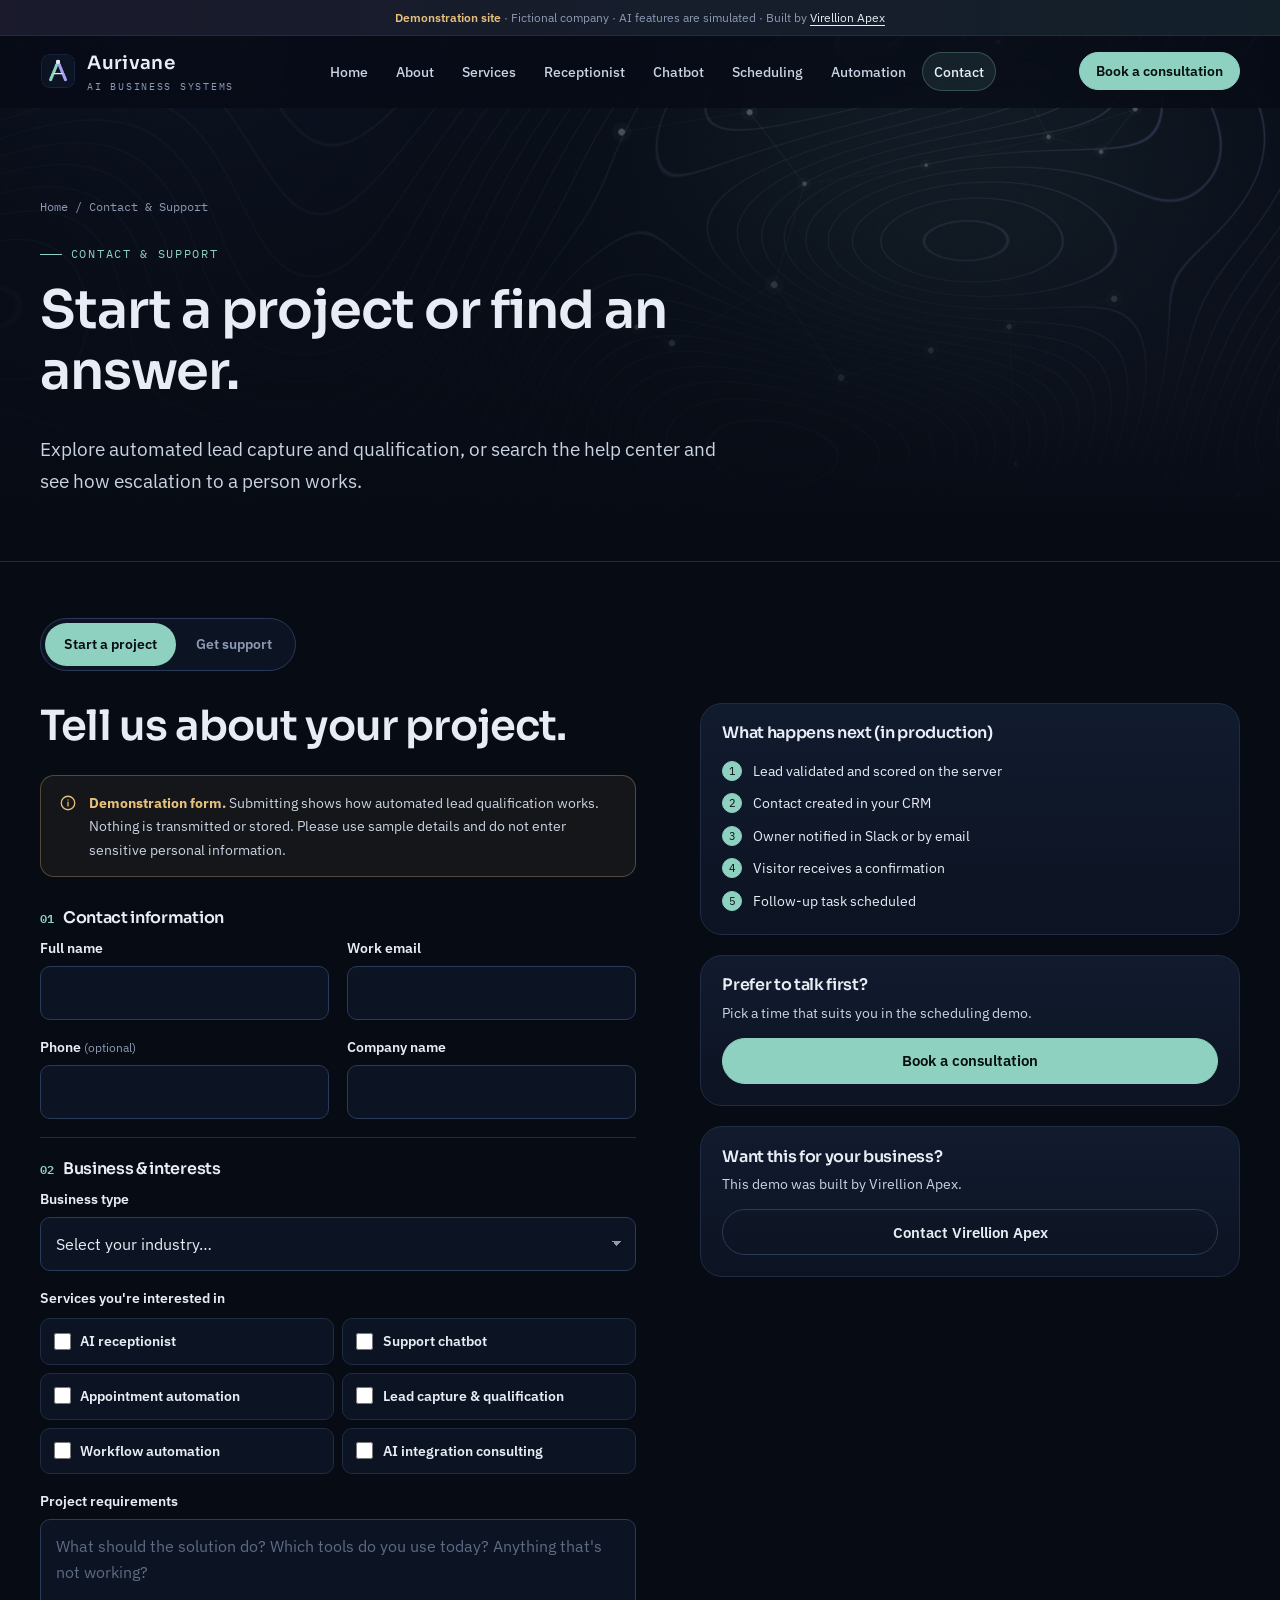
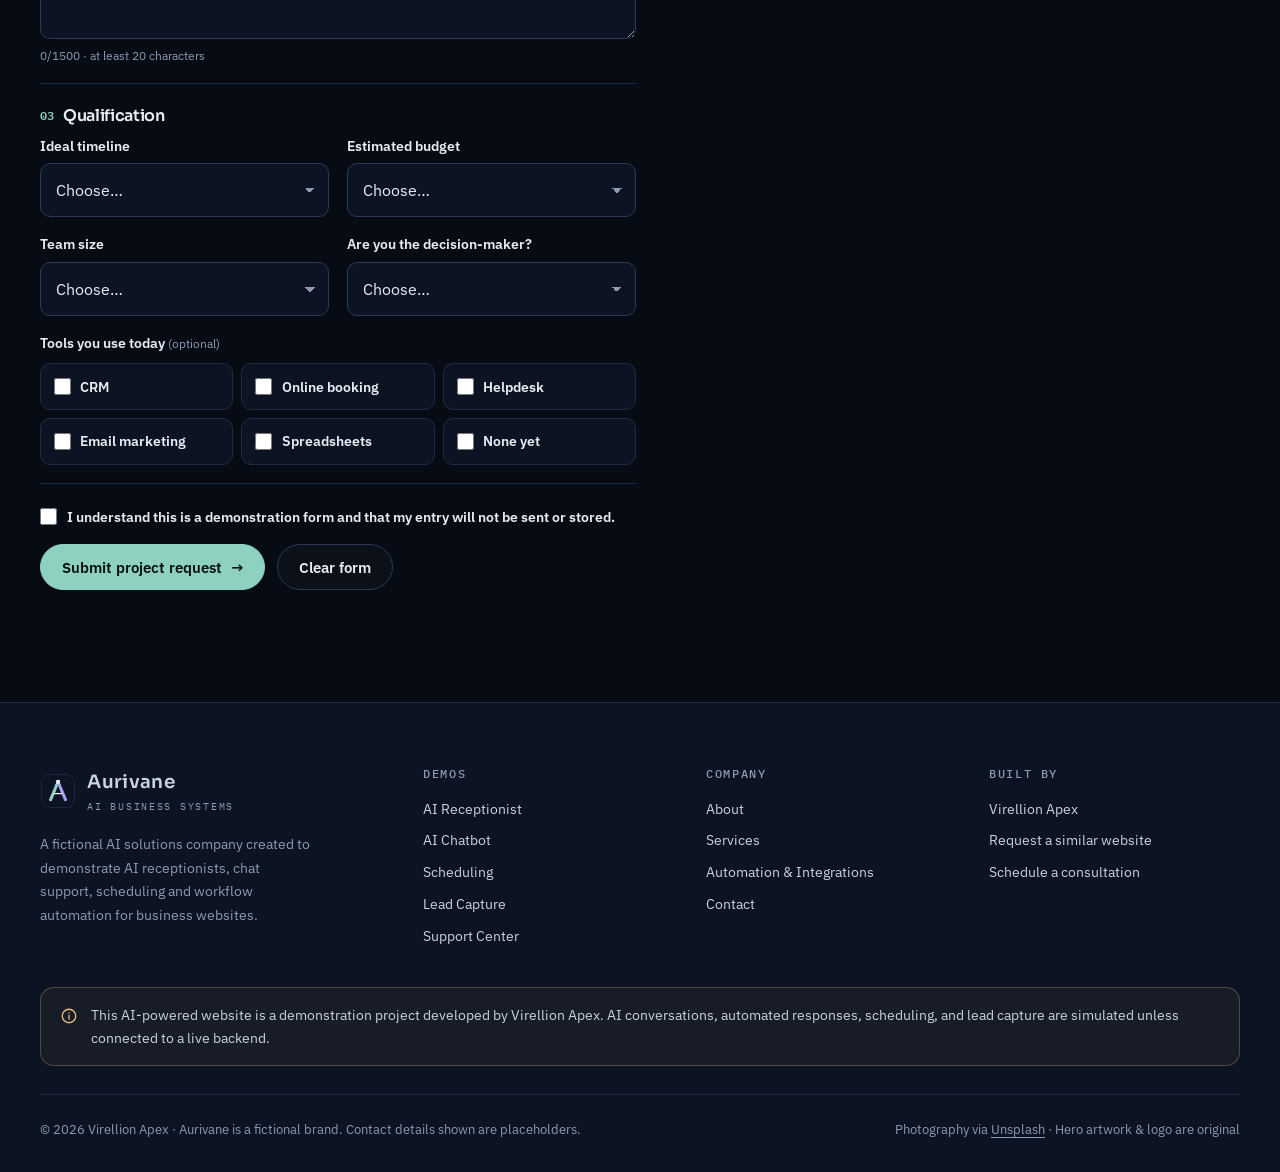
<file: contact.html>
<!DOCTYPE html>
<html lang="en">
<head>
  <meta charset="utf-8">
  <meta name="viewport" content="width=device-width, initial-scale=1">
  <title>Contact & Support — Start a Project or Get Help | Aurivane Demo</title>
  <meta name="description" content="Demonstration lead capture with qualification and scoring, plus a searchable support knowledge base with suggested answers and human escalation. Built by Virellion Apex.">
  <meta name="robots" content="index, follow">
  <meta name="theme-color" content="#070b14">
  <meta name="author" content="Virellion Apex">
  <!-- Canonical URL is a PLACEHOLDER. Replace https://ai.virellionapex.com once your domain is connected and verified. -->
  <link rel="canonical" href="https://ai.virellionapex.com/contact.html">
  <!-- Open Graph -->
  <meta property="og:type" content="website">
  <meta property="og:site_name" content="Aurivane — AI Business Systems (Demo)">
  <meta property="og:title" content="Contact & Support — Start a Project or Get Help | Aurivane Demo">
  <meta property="og:description" content="Demonstration lead capture with qualification and scoring, plus a searchable support knowledge base with suggested answers and human escalation. Built by Virellion Apex.">
  <meta property="og:url" content="https://ai.virellionapex.com/contact.html">
  <meta property="og:image" content="https://ai.virellionapex.com/images/hero.jpg">
  <meta property="og:image:width" content="1920">
  <meta property="og:image:height" content="1080">
  <meta property="og:image:alt" content="Aurivane abstract signal-topography artwork in deep navy, sage and violet">
  <!-- Twitter / X -->
  <meta name="twitter:card" content="summary_large_image">
  <meta name="twitter:title" content="Contact & Support — Start a Project or Get Help | Aurivane Demo">
  <meta name="twitter:description" content="Demonstration lead capture with qualification and scoring, plus a searchable support knowledge base with suggested answers and human escalation. Built by Virellion Apex.">
  <meta name="twitter:image" content="https://ai.virellionapex.com/images/hero.jpg">
  <link rel="icon" type="image/png" href="assets/favicon.png">
  <link rel="apple-touch-icon" href="assets/apple-touch-icon.png">
  <link rel="preconnect" href="https://fonts.googleapis.com">
  <link rel="preconnect" href="https://fonts.gstatic.com" crossorigin>
  <link href="https://fonts.googleapis.com/css2?family=IBM+Plex+Mono:wght@400;500&family=IBM+Plex+Sans:wght@400;500;600&family=Sora:wght@500;600&display=swap" rel="stylesheet">
  <link rel="stylesheet" href="css/style.css">
</head>
<body data-page="contact" class="has-hero">
  <a class="skip-link" href="#main">Skip to content</a>
  <div class="demo-ribbon" role="note"><strong>Demonstration site</strong> · Fictional company · AI features are simulated · Built by <a href="https://virellionapex.com" target="_blank" rel="noopener">Virellion Apex</a></div>
  <header class="site-header">
    <div class="container nav-wrap">
      <a class="brand" href="index.html" aria-label="Aurivane home">
        <img src="images/logo.png" alt="" width="36" height="36">
        <span class="brand-name">Aurivane<small>AI Business Systems</small></span>
      </a>
      <nav class="nav-menu" id="site-nav" aria-label="Main">
        <ul class="nav-links">
          <li><a href="index.html">Home</a></li>
          <li><a href="about.html">About</a></li>
          <li><a href="services.html">Services</a></li>
          <li><a href="ai-receptionist.html">Receptionist</a></li>
          <li><a href="chatbot.html">Chatbot</a></li>
          <li><a href="appointments.html">Scheduling</a></li>
          <li><a href="automation.html">Automation</a></li>
          <li><a href="contact.html">Contact</a></li>
        </ul>
        <a class="btn btn--primary btn--sm mobile-only" href="appointments.html">Book a consultation</a>
      </nav>
      <div class="nav-cta">
        <a class="btn btn--primary btn--sm desktop-only" href="appointments.html">Book a consultation</a>
        <button class="nav-toggle" type="button" aria-label="Open menu" aria-controls="site-nav" aria-expanded="false"><span></span></button>
      </div>
    </div>
  </header>
  <main id="main">
    <section class="page-hero">
      <div class="container">
        <p class="crumbs"><a href="index.html">Home</a> / Contact &amp; Support</p>
        <p class="eyebrow">Contact & support</p>
        <h1>Start a project or find an answer.</h1>
        <p class="lede">Explore automated lead capture and qualification, or search the help center and see how escalation to a person works.</p>
        
      </div>
    </section>

    <section class="section">
      <div class="container">
        <div class="mode-switch" id="mode-switch" role="tablist" aria-label="Contact options">
          <button type="button" role="tab" data-mode="project" aria-selected="true" aria-controls="panel-project">Start a project</button>
          <button type="button" role="tab" data-mode="support" aria-selected="false" aria-controls="panel-support">Get support</button>
        </div>

        <!-- ================= LEAD CAPTURE ================= -->
        <div id="panel-project" role="tabpanel" aria-label="Start a project">
          <div class="split split--top">
            <div>
              <h2>Tell us about your project.</h2>
              <div class="notice" role="note"><svg viewBox="0 0 24 24" fill="none" stroke="currentColor" stroke-width="1.7" stroke-linecap="round" stroke-linejoin="round" aria-hidden="true"><circle cx="12" cy="12" r="9"/><path d="M12 11v5M12 8h.01"/></svg><p><strong>Demonstration form.</strong> Submitting shows how automated lead qualification works. Nothing is transmitted or stored. Please use sample details and do not enter sensitive personal information.</p></div>
              <form id="lead-form" class="form mt-2" novalidate>
                <div class="form-section" style="border:0;padding-top:0">
                  <h3><span>01</span>Contact information</h3>
                  <div class="form-row">
                    <div class="field"><label for="l-name">Full name</label><input id="l-name" name="name" autocomplete="name" required data-validate="name" aria-describedby="l-name-err"><span class="err" id="l-name-err"></span></div>
                    <div class="field"><label for="l-email">Work email</label><input id="l-email" name="email" type="email" autocomplete="email" required data-validate="email" aria-describedby="l-email-err"><span class="err" id="l-email-err"></span></div>
                  </div>
                  <div class="form-row mt-1">
                    <div class="field"><label for="l-phone">Phone <span class="opt">(optional)</span></label><input id="l-phone" name="phone" type="tel" autocomplete="tel" data-validate="phone" aria-describedby="l-phone-err"><span class="err" id="l-phone-err"></span></div>
                    <div class="field"><label for="l-company">Company name</label><input id="l-company" name="company" autocomplete="organization" required data-validate="name" aria-describedby="l-company-err"><span class="err" id="l-company-err"></span></div>
                  </div>
                </div>
                <div class="form-section">
                  <h3><span>02</span>Business &amp; interests</h3>
                  <div class="field"><label for="l-type">Business type</label><select id="l-type" name="businessType" required data-validate="select" aria-describedby="l-type-err"><option value="">Select your industry…</option><option>Healthcare / clinic</option><option>Legal / accounting</option><option>Home services / contractor</option><option>Real estate</option><option>Hospitality / restaurant</option><option>Retail / e-commerce</option><option>Professional services / consulting</option><option>Other</option></select><span class="err" id="l-type-err"></span></div>
                  <fieldset class="field mt-1" id="services-field"><legend>Services you're interested in</legend><div class="checks"><label class="check"><input type="checkbox" name="services" value="receptionist">AI receptionist</label><label class="check"><input type="checkbox" name="services" value="chatbot">Support chatbot</label><label class="check"><input type="checkbox" name="services" value="scheduling">Appointment automation</label><label class="check"><input type="checkbox" name="services" value="leads">Lead capture & qualification</label><label class="check"><input type="checkbox" name="services" value="workflow">Workflow automation</label><label class="check"><input type="checkbox" name="services" value="consulting">AI integration consulting</label></div><span class="err"></span></fieldset>
                  <div class="field mt-1"><label for="requirements">Project requirements</label><textarea id="requirements" name="requirements" maxlength="1500" required data-validate="min20" aria-describedby="req-help requirements-err" placeholder="What should the solution do? Which tools do you use today? Anything that's not working?"></textarea><span class="help" id="req-help"><span id="req-count">0/1500</span> · at least 20 characters</span><span class="err" id="requirements-err"></span></div>
                </div>
                <div class="form-section">
                  <h3><span>03</span>Qualification</h3>
                  <div class="form-row">
                    <div class="field"><label for="l-timeline">Ideal timeline</label><select id="l-timeline" name="timeline" required data-validate="select" aria-describedby="l-timeline-err"><option value="">Choose…</option><option value="asap">As soon as possible</option><option value="1-3">1–3 months</option><option value="3-6">3–6 months</option><option value="exploring">Just exploring</option></select><span class="err" id="l-timeline-err"></span></div>
                    <div class="field"><label for="l-budget">Estimated budget</label><select id="l-budget" name="budget" required data-validate="select" aria-describedby="l-budget-err"><option value="">Choose…</option><option value="under5k">Under $5,000</option><option value="5-10k">$5,000 – $10,000</option><option value="10-25k">$10,000 – $25,000</option><option value="25k+">$25,000+</option><option value="unsure">Not sure yet</option></select><span class="err" id="l-budget-err"></span></div>
                  </div>
                  <div class="form-row mt-1">
                    <div class="field"><label for="l-team">Team size</label><select id="l-team" name="teamSize" required data-validate="select" aria-describedby="l-team-err"><option value="">Choose…</option><option value="1-10">1–10</option><option value="11-50">11–50</option><option value="51-200">51–200</option><option value="200+">200+</option></select><span class="err" id="l-team-err"></span></div>
                    <div class="field"><label for="l-decision">Are you the decision-maker?</label><select id="l-decision" name="decision" required data-validate="select" aria-describedby="l-decision-err"><option value="">Choose…</option><option value="yes">Yes</option><option value="shared">Shared decision</option><option value="no">No, I'm researching</option></select><span class="err" id="l-decision-err"></span></div>
                  </div>
                  <fieldset class="field mt-1"><legend>Tools you use today <span class="opt">(optional)</span></legend><div class="checks checks--3"><label class="check"><input type="checkbox" name="tools" value="CRM">CRM</label><label class="check"><input type="checkbox" name="tools" value="Online booking">Online booking</label><label class="check"><input type="checkbox" name="tools" value="Helpdesk">Helpdesk</label><label class="check"><input type="checkbox" name="tools" value="Email marketing">Email marketing</label><label class="check"><input type="checkbox" name="tools" value="Spreadsheets">Spreadsheets</label><label class="check"><input type="checkbox" name="tools" value="None yet">None yet</label></div></fieldset>
                </div>
                <div class="form-section">
                  <div class="field"><label class="check" style="background:transparent;border:0;padding:0"><input type="checkbox" id="consent" name="consent">I understand this is a demonstration form and that my entry will not be sent or stored.</label><span class="err"></span></div>
                  <div class="flex mt-1"><button type="submit" class="btn btn--primary">Submit project request <span class="arrow" aria-hidden="true">→</span></button><button type="reset" class="btn btn--ghost">Clear form</button></div>
                </div>
              </form>
              <div id="lead-result" class="mt-2" hidden aria-live="polite"></div>
            </div>
            <aside class="side-panel">
              <div class="card">
                <h3>What happens next (in production)</h3>
                <ol class="ticket-steps"><li class="done"><i>1</i>Lead validated and scored on the server</li><li class="done"><i>2</i>Contact created in your CRM</li><li class="done"><i>3</i>Owner notified in Slack or by email</li><li class="done"><i>4</i>Visitor receives a confirmation</li><li class="done"><i>5</i>Follow-up task scheduled</li></ol>
              </div>
              <div class="card">
                <h3>Prefer to talk first?</h3>
                <p class="small">Pick a time that suits you in the scheduling demo.</p>
                <a class="btn btn--primary btn--block" href="appointments.html">Book a consultation</a>
              </div>
              <div class="card">
                <h3>Want this for your business?</h3>
                <p class="small">This demo was built by Virellion Apex.</p>
                <a class="btn btn--block" href="https://calendly.com/virellionapex/free-consultation" target="_blank" rel="noopener">Contact Virellion Apex</a>
              </div>
            </aside>
          </div>
        </div>

        <!-- ================= SUPPORT CENTER ================= -->
        <div id="panel-support" role="tabpanel" aria-label="Get support" hidden>
          <div id="support-center">
            <h2>Help Center</h2>
            <div class="notice" role="note"><svg viewBox="0 0 24 24" fill="none" stroke="currentColor" stroke-width="1.7" stroke-linecap="round" stroke-linejoin="round" aria-hidden="true"><circle cx="12" cy="12" r="9"/><path d="M12 11v5M12 8h.01"/></svg><p><strong>Demonstration help center.</strong> Articles are sample content. Escalation shows how a ticket would be routed to a person; nobody is contacted.</p></div>
            <div class="support-grid mt-2">
              <nav aria-label="Help categories"><p class="small muted mb-1">Categories</p><ul class="cat-list" id="cat-list"></ul></nav>
              <div>
                <div class="search-box"><svg viewBox="0 0 24 24" fill="none" stroke="currentColor" stroke-width="1.7" stroke-linecap="round" stroke-linejoin="round" aria-hidden="true"><circle cx="11" cy="11" r="7"/><path d="m20 20-3.5-3.5"/></svg><label class="sr-only" for="kb-search">Search help articles</label><input id="kb-search" type="search" placeholder="Search for answers — try “reschedule”, “CRM” or “keys”" autocomplete="off"></div>
                <div class="suggested" id="kb-suggested" hidden><p class="small muted mb-0">Suggested answers</p><div class="quick-replies" id="kb-suggested-list"></div></div>
                <p class="small muted" id="kb-count" aria-live="polite"></p>
                <div class="faq" id="faq-list"></div>

                <div class="contact-options">
                  <div class="card"><svg viewBox="0 0 24 24" fill="none" stroke="currentColor" stroke-width="1.7" stroke-linecap="round" stroke-linejoin="round" aria-hidden="true"><path d="M21 12a8 8 0 0 1-11.6 7.1L4 20l1-4.6A8 8 0 1 1 21 12Z"/><path d="M8 11h8M8 14h5"/></svg><h4 class="mt-1">Chat with Aria</h4><p>Simulated assistant for quick answers.</p><a class="link-arrow" href="chatbot.html">Open chat <span aria-hidden="true">→</span></a></div>
                  <div class="card"><svg viewBox="0 0 24 24" fill="none" stroke="currentColor" stroke-width="1.7" stroke-linecap="round" stroke-linejoin="round" aria-hidden="true"><rect x="3" y="5" width="18" height="14" rx="2"/><path d="m3 7 9 6 9-6"/></svg><h4 class="mt-1">Email support</h4><p>Placeholder: demo@aurivane.example</p><a class="link-arrow" href="#escalate">Use the form <span aria-hidden="true">→</span></a></div>
                  <div class="card"><svg viewBox="0 0 24 24" fill="none" stroke="currentColor" stroke-width="1.7" stroke-linecap="round" stroke-linejoin="round" aria-hidden="true"><path d="M5 4h4l2 5-2.5 1.5a11 11 0 0 0 5 5L15 13l5 2v4a2 2 0 0 1-2 2A16 16 0 0 1 3 6a2 2 0 0 1 2-2Z"/></svg><h4 class="mt-1">Phone</h4><p>Placeholder: (555) 010-0142</p><a class="link-arrow" href="appointments.html?type=support">Schedule a call <span aria-hidden="true">→</span></a></div>
                </div>

                <div class="card escalate" id="escalate">
                  <h3>Still need help? Escalate to a person</h3>
                  <p class="small muted">Demonstration only. Your request will not be sent.</p>
                  <form id="escalate-form" class="form" novalidate>
                    <div class="form-row">
                      <div class="field"><label for="e-name">Name</label><input id="e-name" name="name" autocomplete="name" required data-validate="name" aria-describedby="e-name-err"><span class="err" id="e-name-err"></span></div>
                      <div class="field"><label for="e-email">Email</label><input id="e-email" name="email" type="email" autocomplete="email" required data-validate="email" aria-describedby="e-email-err"><span class="err" id="e-email-err"></span></div>
                    </div>
                    <div class="field"><label for="e-cat">Category</label><select id="e-cat" name="category" required data-validate="select" aria-describedby="e-cat-err"><option value="">Choose a category…</option><option>Getting started</option><option>AI Receptionist</option><option>Chatbot</option><option>Scheduling</option><option>Integrations</option><option>Security &amp; data</option><option>Pricing</option></select><span class="err" id="e-cat-err"></span></div>
                    <div class="field"><label for="e-msg">How can we help?</label><textarea id="e-msg" name="message" maxlength="1000" required data-validate="min20" aria-describedby="e-msg-err"></textarea><span class="err" id="e-msg-err"></span></div>
                    <button type="submit" class="btn btn--primary">Escalate to a human (demo) <span class="arrow" aria-hidden="true">→</span></button>
                  </form>
                  <div id="ticket-status" class="mt-2" hidden aria-live="polite"></div>
                </div>
              </div>
            </div>
          </div>
        </div>
      </div>
    </section>

  </main>
  <footer class="site-footer">
    <div class="container">
      <div class="footer-grid">
        <div class="footer-brand">
          <a class="brand" href="index.html"><img src="images/logo.png" alt="" width="36" height="36"><span class="brand-name">Aurivane<small>AI Business Systems</small></span></a>
          <p>A fictional AI solutions company created to demonstrate AI receptionists, chat support, scheduling and workflow automation for business websites.</p>
        </div>
        <div>
          <h4>Demos</h4>
          <ul><li><a href="ai-receptionist.html">AI Receptionist</a></li><li><a href="chatbot.html">AI Chatbot</a></li><li><a href="appointments.html">Scheduling</a></li><li><a href="contact.html#project">Lead Capture</a></li><li><a href="contact.html#support">Support Center</a></li></ul>
        </div>
        <div>
          <h4>Company</h4>
          <ul><li><a href="about.html">About</a></li><li><a href="services.html">Services</a></li><li><a href="automation.html">Automation &amp; Integrations</a></li><li><a href="contact.html">Contact</a></li></ul>
        </div>
        <div>
          <h4>Built by</h4>
          <ul><li><a href="https://virellionapex.com" target="_blank" rel="noopener">Virellion Apex</a></li><li><a href="https://calendly.com/virellionapex/free-consultation" target="_blank" rel="noopener">Request a similar website</a></li><li><a href="https://calendly.com/virellionapex/free-consultation" target="_blank" rel="noopener">Schedule a consultation</a></li></ul>
        </div>
      </div>
      <div class="disclaimer" role="note"><svg viewBox="0 0 24 24" fill="none" stroke="currentColor" stroke-width="1.7" stroke-linecap="round" stroke-linejoin="round" aria-hidden="true"><circle cx="12" cy="12" r="9"/><path d="M12 11v5M12 8h.01"/></svg><p>This AI-powered website is a demonstration project developed by Virellion Apex. AI conversations, automated responses, scheduling, and lead capture are simulated unless connected to a live backend.</p></div>
      <div class="footer-bottom">
        <span>© <span data-year>2026</span> Virellion Apex · Aurivane is a fictional brand. Contact details shown are placeholders.</span>
        <span>Photography via <a href="https://unsplash.com/?utm_source=aurivane_demo&amp;utm_medium=referral" target="_blank" rel="noopener">Unsplash</a> · Hero artwork &amp; logo are original</span>
      </div>
    </div>
  </footer>
  <script src="js/script.js" defer></script>
</body>
</html>
</file>
<file: css/style.css>
/* =========================================================================
   AURIVANE — AI Business Systems (fictional demonstration brand)
   Demonstration project developed by Virellion Apex
   -------------------------------------------------------------------------
   1. Tokens          6. Cards & grids       11. Appointments
   2. Base            7. Home sections       12. Forms & lead capture
   3. Layout          8. Console / panels    13. Support center
   4. Header & nav    9. Chat (shared)       14. Automation & integrations
   5. Buttons/badges 10. Receptionist        15. Footer, utilities, motion
   ========================================================================= */

/* 1. TOKENS ---------------------------------------------------------------- */
:root {
  --ink: #070b14;
  --night: #0c1322;
  --panel: #111b2e;
  --panel-2: #16223a;
  --line: #1f2c44;
  --line-2: #2a3a58;
  --mist: #e8edf5;
  --text: #c9d3e3;
  --muted: #8c9ab3;
  --sage: #8ed1c0;
  --sage-deep: #5fb3a0;
  --iris: #a6a1f0;
  --amber: #e8c07d;
  --danger: #f09a9a;
  --ok: #8ed1a5;

  --font-head: "Sora", "Segoe UI", system-ui, sans-serif;
  --font-body: "IBM Plex Sans", "Segoe UI", system-ui, sans-serif;
  --font-mono: "IBM Plex Mono", ui-monospace, "SFMono-Regular", Menlo, monospace;

  --radius-s: 8px;
  --radius: 14px;
  --radius-l: 22px;
  --shadow: 0 24px 60px -24px rgba(0, 0, 0, .65);
  --ring: 0 0 0 3px rgba(142, 209, 192, .35);
  --max: 1200px;
  --header-h: 72px;
  --ease: cubic-bezier(.2, .7, .2, 1);
}

/* 2. BASE ------------------------------------------------------------------ */
*, *::before, *::after { box-sizing: border-box; }
html { scroll-behavior: smooth; -webkit-text-size-adjust: 100%; }
body {
  margin: 0;
  font-family: var(--font-body);
  font-size: 1rem;
  line-height: 1.65;
  color: var(--text);
  background: var(--ink);
  -webkit-font-smoothing: antialiased;
  text-rendering: optimizeLegibility;
}
img, svg { display: block; max-width: 100%; }
img { height: auto; }
a { color: var(--sage); text-decoration-thickness: 1px; text-underline-offset: 3px; }
a:hover { color: var(--mist); }
h1, h2, h3, h4 {
  font-family: var(--font-head);
  color: var(--mist);
  line-height: 1.15;
  letter-spacing: -.02em;
  margin: 0 0 .6em;
  font-weight: 600;
}
h1 { font-size: clamp(2.3rem, 5.2vw, 4rem); font-weight: 600; }
h2 { font-size: clamp(1.75rem, 3.4vw, 2.6rem); }
h3 { font-size: 1.2rem; }
h4 { font-size: 1rem; }
p { margin: 0 0 1em; }
ul, ol { padding-left: 1.2em; }
::selection { background: rgba(142, 209, 192, .3); color: var(--mist); }
:focus-visible { outline: none; box-shadow: var(--ring); border-radius: 6px; }
button, input, select, textarea { font: inherit; color: inherit; }
.skip-link {
  position: absolute; left: 1rem; top: -100px; z-index: 1000;
  background: var(--sage); color: var(--ink); padding: .6rem 1rem; border-radius: var(--radius-s);
  font-weight: 600; text-decoration: none;
}
.skip-link:focus { top: 1rem; }
.sr-only {
  position: absolute !important; width: 1px; height: 1px; padding: 0; margin: -1px;
  overflow: hidden; clip: rect(0 0 0 0); white-space: nowrap; border: 0;
}

/* 3. LAYOUT ---------------------------------------------------------------- */
.container { width: min(var(--max), 100% - 2.5rem); margin-inline: auto; }
.section { padding: clamp(4rem, 9vw, 7rem) 0; position: relative; }
.section--tight { padding: clamp(2.5rem, 6vw, 4rem) 0; }
.section--alt { background: var(--night); border-block: 1px solid var(--line); }
.section-head { max-width: 720px; margin-bottom: clamp(2rem, 5vw, 3.5rem); }
.section-head--center { margin-inline: auto; text-align: center; }
.lede { font-size: clamp(1.05rem, 1.6vw, 1.2rem); color: var(--text); max-width: 62ch; }
.eyebrow {
  display: inline-flex; align-items: center; gap: .55rem;
  font-family: var(--font-mono); font-size: .75rem; letter-spacing: .14em; text-transform: uppercase;
  color: var(--sage); margin-bottom: 1rem;
}
.eyebrow::before { content: ""; width: 22px; height: 1px; background: currentColor; }
.grid { display: grid; gap: 1.25rem; }
.grid-2 { grid-template-columns: repeat(2, minmax(0, 1fr)); }
.grid-3 { grid-template-columns: repeat(3, minmax(0, 1fr)); }
.grid-4 { grid-template-columns: repeat(4, minmax(0, 1fr)); }
.split { display: grid; grid-template-columns: 1.05fr .95fr; gap: clamp(2rem, 5vw, 4.5rem); align-items: center; }
.split--top { align-items: start; }
.stack > * + * { margin-top: 1rem; }
.split > *, .hero-grid > *, .builder > *, .booking > *, .chat-layout > *, .support-grid > *, .reception > * { min-width: 0; }

/* page hero (inner pages) */
.page-hero {
  position: relative; overflow: hidden;
  padding: calc(var(--header-h) + clamp(3rem, 7vw, 5.5rem)) 0 clamp(2.5rem, 6vw, 4rem);
  border-bottom: 1px solid var(--line);
  background:
    linear-gradient(180deg, rgba(7, 11, 20, .55), var(--ink) 92%),
    url("../images/hero.jpg") center 40% / cover no-repeat;
}
.page-hero h1 { font-size: clamp(2rem, 4.4vw, 3.3rem); max-width: 18ch; }
.page-hero .lede { margin-bottom: 0; }
.crumbs { font-family: var(--font-mono); font-size: .78rem; color: var(--muted); margin-bottom: 1.2rem; }
.crumbs a { color: var(--muted); text-decoration: none; }
.crumbs a:hover { color: var(--sage); }

/* 4. HEADER & NAV ---------------------------------------------------------- */
.demo-ribbon {
  position: relative; z-index: 60;
  background: linear-gradient(90deg, #1a1a2c, #13202a);
  border-bottom: 1px solid var(--line);
  color: var(--muted); font-size: .78rem; text-align: center; padding: .45rem 1rem;
}
.demo-ribbon strong { color: var(--amber); font-weight: 600; }
.demo-ribbon a { color: var(--mist); }
.site-header {
  position: sticky; top: 0; z-index: 50; height: var(--header-h);
  display: flex; align-items: center;
  background: rgba(7, 11, 20, .72);
  backdrop-filter: saturate(140%) blur(14px);
  -webkit-backdrop-filter: saturate(140%) blur(14px);
  border-bottom: 1px solid transparent;
  transition: border-color .3s var(--ease), background .3s var(--ease);
}
.site-header.is-scrolled { border-bottom-color: var(--line); background: rgba(7, 11, 20, .9); }
.has-hero .page-hero, .has-hero .home-hero { margin-top: calc(var(--header-h) * -1); }
.nav-wrap { display: flex; align-items: center; justify-content: space-between; gap: 1.5rem; }
.brand { display: inline-flex; align-items: center; gap: .7rem; text-decoration: none; color: var(--mist); }
.brand img { width: 36px; height: 36px; border-radius: 9px; }
.brand-name { font-family: var(--font-head); font-weight: 600; font-size: 1.15rem; letter-spacing: .02em; }
.brand-name small { display: block; font-family: var(--font-mono); font-size: .6rem; letter-spacing: .18em; color: var(--muted); font-weight: 400; text-transform: uppercase; margin-top: 1px; }
.nav-links { display: flex; align-items: center; gap: .25rem; list-style: none; margin: 0; padding: 0; }
.nav-links a {
  display: block; padding: .5rem .75rem; border-radius: 999px;
  color: var(--text); text-decoration: none; font-size: .9rem; font-weight: 500;
  transition: color .2s, background .2s;
}
.nav-links a:hover { color: var(--mist); background: rgba(255, 255, 255, .04); }
.nav-links a[aria-current="page"] { color: var(--mist); background: rgba(142, 209, 192, .1); box-shadow: inset 0 0 0 1px rgba(142, 209, 192, .25); }
.nav-cta { display: flex; align-items: center; gap: .6rem; }
.nav-toggle {
  display: none; width: 44px; height: 44px; border-radius: 10px; border: 1px solid var(--line-2);
  background: transparent; cursor: pointer; align-items: center; justify-content: center;
}
.nav-toggle span, .nav-toggle span::before, .nav-toggle span::after {
  display: block; width: 18px; height: 1.5px; background: var(--mist); position: relative; transition: transform .3s var(--ease), opacity .2s;
}
.nav-toggle span::before, .nav-toggle span::after { content: ""; position: absolute; left: 0; }
.nav-toggle span::before { top: -6px; }
.nav-toggle span::after { top: 6px; }
.nav-toggle[aria-expanded="true"] span { background: transparent; }
.nav-toggle[aria-expanded="true"] span::before { transform: translateY(6px) rotate(45deg); }
.nav-toggle[aria-expanded="true"] span::after { transform: translateY(-6px) rotate(-45deg); }

/* 5. BUTTONS & BADGES ------------------------------------------------------ */
.btn {
  --bg: transparent; --fg: var(--mist); --bd: var(--line-2);
  display: inline-flex; align-items: center; justify-content: center; gap: .55rem;
  min-height: 46px; padding: .7rem 1.3rem; border-radius: 999px;
  background: var(--bg); color: var(--fg); border: 1px solid var(--bd);
  font-family: var(--font-body); font-weight: 600; font-size: .95rem; text-decoration: none; line-height: 1;
  cursor: pointer; transition: transform .2s var(--ease), background .2s, border-color .2s, color .2s, box-shadow .2s;
  white-space: nowrap;
}
.btn:hover { transform: translateY(-1px); border-color: var(--muted); color: var(--mist); }
.btn:active { transform: translateY(0); }
.btn[disabled], .btn[aria-disabled="true"] { opacity: .45; cursor: not-allowed; transform: none; }
.btn--primary { --bg: var(--sage); --fg: #06110e; --bd: var(--sage); }
.btn--primary:hover { --bg: #a6dfd0; color: #06110e; border-color: #a6dfd0; box-shadow: 0 10px 30px -12px rgba(142, 209, 192, .6); }
.btn--ghost { --bg: rgba(255, 255, 255, .02); }
.btn--sm { min-height: 38px; padding: .5rem 1rem; font-size: .85rem; }
.btn--block { width: 100%; }
.btn .arrow { transition: transform .2s var(--ease); }
.btn:hover .arrow { transform: translateX(3px); }
.link-arrow { display: inline-flex; gap: .4rem; align-items: center; font-weight: 600; text-decoration: none; font-size: .92rem; }
.link-arrow:hover { gap: .65rem; }
.badge {
  display: inline-flex; align-items: center; gap: .4rem;
  font-family: var(--font-mono); font-size: .68rem; letter-spacing: .08em; text-transform: uppercase;
  padding: .28rem .6rem; border-radius: 999px; border: 1px solid var(--line-2); color: var(--muted);
  background: rgba(255, 255, 255, .02); white-space: nowrap;
}
.badge--demo { color: var(--amber); border-color: rgba(232, 192, 125, .35); background: rgba(232, 192, 125, .06); }
.badge--sage { color: var(--sage); border-color: rgba(142, 209, 192, .35); background: rgba(142, 209, 192, .06); }
.badge--iris { color: var(--iris); border-color: rgba(166, 161, 240, .35); background: rgba(166, 161, 240, .06); }
.dot { width: 7px; height: 7px; border-radius: 50%; background: currentColor; display: inline-block; }
.dot--pulse { animation: pulse 2s infinite; }
@keyframes pulse { 0%, 100% { opacity: 1; } 50% { opacity: .35; } }

/* 6. CARDS & GRIDS --------------------------------------------------------- */
.card {
  position: relative; background: linear-gradient(180deg, var(--panel), var(--night));
  border: 1px solid var(--line); border-radius: var(--radius-l); padding: clamp(1.4rem, 2.5vw, 2rem);
  transition: border-color .3s var(--ease), transform .3s var(--ease);
}
.card:hover { border-color: var(--line-2); }
.card h3 { margin-bottom: .45rem; }
.card p:last-child { margin-bottom: 0; }
.card--link { text-decoration: none; color: inherit; display: flex; flex-direction: column; }
.card--link:hover { transform: translateY(-3px); border-color: rgba(142, 209, 192, .35); color: inherit; }
.card .link-arrow { margin-top: auto; padding-top: 1rem; }
.icon {
  width: 46px; height: 46px; border-radius: 12px; display: grid; place-items: center; margin-bottom: 1.1rem;
  background: rgba(142, 209, 192, .08); border: 1px solid rgba(142, 209, 192, .22); color: var(--sage);
}
.icon svg { width: 22px; height: 22px; }
.icon--iris { background: rgba(166, 161, 240, .08); border-color: rgba(166, 161, 240, .22); color: var(--iris); }
.icon--amber { background: rgba(232, 192, 125, .08); border-color: rgba(232, 192, 125, .22); color: var(--amber); }
.list-check { list-style: none; padding: 0; margin: 0 0 1rem; }
.list-check li { position: relative; padding-left: 1.6rem; margin-bottom: .45rem; font-size: .95rem; }
.list-check li::before {
  content: ""; position: absolute; left: 0; top: .5em; width: 12px; height: 7px;
  border-left: 2px solid var(--sage); border-bottom: 2px solid var(--sage); transform: rotate(-45deg);
}
.photo { border-radius: var(--radius-l); overflow: hidden; border: 1px solid var(--line); position: relative; background: var(--panel); }
.photo img { width: 100%; height: 100%; object-fit: cover; aspect-ratio: 4 / 3; filter: saturate(.85) contrast(1.05); }
.photo figcaption {
  position: absolute; left: .75rem; bottom: .75rem; font-size: .68rem; color: var(--mist);
  background: rgba(7, 11, 20, .7); padding: .25rem .55rem; border-radius: 6px; backdrop-filter: blur(6px);
}
.photo figcaption a { color: var(--mist); }

/* 7. HOME SECTIONS --------------------------------------------------------- */
.home-hero {
  position: relative; min-height: min(100vh, 920px); display: flex; align-items: center; overflow: hidden;
  padding: calc(var(--header-h) + 3rem) 0 4rem;
  background: var(--ink) url("../images/hero.jpg") center / cover no-repeat;
}
.home-hero::after {
  content: ""; position: absolute; inset: 0; pointer-events: none;
  background: linear-gradient(90deg, rgba(7, 11, 20, .92) 0%, rgba(7, 11, 20, .55) 48%, rgba(7, 11, 20, .1) 100%),
              linear-gradient(0deg, var(--ink), transparent 30%);
}
.home-hero .container { position: relative; z-index: 1; }
.hero-grid { display: grid; grid-template-columns: 1.1fr .9fr; gap: clamp(2rem, 5vw, 4rem); align-items: center; }
.hero-copy h1 span { color: var(--sage); }
.hero-copy h1 em { font-style: normal; background: linear-gradient(90deg, var(--sage), var(--iris)); -webkit-background-clip: text; background-clip: text; color: transparent; }
.hero-actions { display: flex; flex-wrap: wrap; gap: .8rem; margin-top: 2rem; }
.hero-meta { display: flex; flex-wrap: wrap; gap: .6rem; margin-top: 2.2rem; }
.trust-row {
  display: flex; flex-wrap: wrap; align-items: center; justify-content: space-between; gap: 1rem 2rem;
  font-family: var(--font-mono); font-size: .78rem; letter-spacing: .08em; text-transform: uppercase; color: var(--muted);
}
.trust-row span { display: inline-flex; align-items: center; gap: .5rem; }
.trust-row span::before { content: ""; width: 6px; height: 6px; border-radius: 2px; background: var(--line-2); }

/* bento */
.bento { display: grid; grid-template-columns: repeat(6, minmax(0, 1fr)); gap: 1.25rem; }
.bento > :nth-child(1) { grid-column: span 3; }
.bento > :nth-child(2) { grid-column: span 3; }
.bento > :nth-child(3), .bento > :nth-child(4), .bento > :nth-child(5) { grid-column: span 2; }
.mini-ui {
  margin-top: 1.25rem; border: 1px solid var(--line); border-radius: var(--radius); background: rgba(7, 11, 20, .55);
  padding: 1rem; font-size: .85rem;
}
.mini-ui .row { display: flex; align-items: center; justify-content: space-between; gap: 1rem; padding: .45rem 0; border-bottom: 1px dashed var(--line); }
.mini-ui .row:last-child { border-bottom: 0; }
.mini-ui .k { color: var(--muted); }
.mini-ui .v { color: var(--mist); font-family: var(--font-mono); font-size: .8rem; }
.bubble-mini { padding: .55rem .8rem; border-radius: 12px; margin-bottom: .5rem; max-width: 88%; font-size: .85rem; }
.bubble-mini.bot { background: var(--panel-2); border: 1px solid var(--line); }
.bubble-mini.user { background: rgba(142, 209, 192, .14); margin-left: auto; color: var(--mist); }

/* steps */
.steps { counter-reset: step; display: grid; grid-template-columns: repeat(4, minmax(0, 1fr)); gap: 1.25rem; }
.step { position: relative; padding-top: 3.2rem; }
.step::before {
  counter-increment: step; content: "0" counter(step);
  position: absolute; top: 0; left: 0; font-family: var(--font-mono); font-size: .8rem; color: var(--sage);
  border: 1px solid rgba(142, 209, 192, .3); border-radius: 999px; padding: .3rem .7rem;
}
.step::after { content: ""; position: absolute; top: 1rem; left: 4rem; right: -1rem; height: 1px; background: linear-gradient(90deg, var(--line-2), transparent); }
.step:last-child::after { display: none; }
.step p { font-size: .95rem; color: var(--muted); }

/* tabs (feature demos) */
.tabs { display: flex; flex-wrap: wrap; gap: .4rem; border-bottom: 1px solid var(--line); margin-bottom: 1.5rem; }
.tab {
  background: none; border: 0; border-bottom: 2px solid transparent; padding: .8rem 1rem; color: var(--muted);
  font-weight: 600; font-size: .92rem; cursor: pointer; margin-bottom: -1px; transition: color .2s, border-color .2s;
}
.tab:hover { color: var(--mist); }
.tab[aria-selected="true"] { color: var(--mist); border-bottom-color: var(--sage); }
.tab-panel[hidden] { display: none; }
.tab-panel { animation: fadeUp .45s var(--ease); }

/* benefits */
.benefit { display: flex; gap: 1rem; padding: 1.25rem 0; border-bottom: 1px solid var(--line); }
.benefit:last-child { border-bottom: 0; }
.benefit .num { font-family: var(--font-head); font-size: 1.6rem; color: var(--sage); min-width: 3.2rem; line-height: 1; }
.benefit h3 { font-size: 1.05rem; margin-bottom: .25rem; }
.benefit p { margin: 0; color: var(--muted); font-size: .95rem; }

/* CTA band */
.cta-band {
  position: relative; overflow: hidden; border-radius: var(--radius-l); border: 1px solid var(--line-2);
  padding: clamp(2rem, 5vw, 3.5rem);
  background: radial-gradient(120% 140% at 100% 0%, rgba(166, 161, 240, .18), transparent 55%),
              radial-gradient(90% 120% at 0% 100%, rgba(142, 209, 192, .14), transparent 55%), var(--panel);
  display: grid; grid-template-columns: 1.4fr auto; gap: 2rem; align-items: center;
}
.cta-band h2 { margin-bottom: .4rem; }
.cta-band p { margin: 0; color: var(--text); }
.cta-band .actions { display: flex; flex-wrap: wrap; gap: .75rem; }

/* 8. CONSOLE / PANELS ------------------------------------------------------ */
.console {
  background: rgba(12, 19, 34, .82); border: 1px solid var(--line-2); border-radius: var(--radius-l);
  box-shadow: var(--shadow); overflow: hidden; backdrop-filter: blur(10px); -webkit-backdrop-filter: blur(10px);
}
.console-bar {
  display: flex; align-items: center; justify-content: space-between; gap: 1rem;
  padding: .85rem 1.1rem; border-bottom: 1px solid var(--line); font-family: var(--font-mono); font-size: .75rem; color: var(--muted);
}
.console-bar .lights { display: flex; gap: 6px; }
.console-bar .lights i { width: 9px; height: 9px; border-radius: 50%; background: var(--line-2); display: block; }
.console-body { padding: 1.1rem; }
.feed { list-style: none; margin: 0; padding: 0; display: grid; gap: .55rem; min-height: 288px; }
.feed li {
  display: grid; grid-template-columns: auto 1fr auto; gap: .75rem; align-items: center;
  padding: .7rem .8rem; border: 1px solid var(--line); border-radius: 12px; background: rgba(7, 11, 20, .5);
  font-size: .85rem; animation: fadeUp .5s var(--ease);
}
.feed .tag { font-family: var(--font-mono); font-size: .65rem; padding: .2rem .45rem; border-radius: 6px; text-transform: uppercase; letter-spacing: .06em; }
.feed .tag.lead { background: rgba(142, 209, 192, .12); color: var(--sage); }
.feed .tag.book { background: rgba(166, 161, 240, .12); color: var(--iris); }
.feed .tag.chat { background: rgba(232, 192, 125, .12); color: var(--amber); }
.feed .tag.sync { background: rgba(255, 255, 255, .06); color: var(--text); }
.feed .t { font-family: var(--font-mono); font-size: .7rem; color: var(--muted); }
.feed .msg { color: var(--mist); overflow: hidden; text-overflow: ellipsis; white-space: nowrap; }
.stat-row { display: grid; grid-template-columns: repeat(3, 1fr); gap: .6rem; margin-top: .9rem; }
.stat { border: 1px solid var(--line); border-radius: 12px; padding: .7rem .8rem; background: rgba(7, 11, 20, .4); }
.stat b { display: block; font-family: var(--font-head); color: var(--mist); font-size: 1.25rem; font-weight: 600; }
.stat span { font-size: .72rem; color: var(--muted); }
.console-foot { padding: .7rem 1.1rem; border-top: 1px solid var(--line); font-size: .72rem; color: var(--muted); display: flex; align-items: center; gap: .5rem; }

/* demo notice */
.notice {
  display: flex; gap: .8rem; align-items: flex-start; padding: .9rem 1.1rem; border-radius: var(--radius);
  border: 1px solid rgba(232, 192, 125, .3); background: rgba(232, 192, 125, .06); color: var(--text); font-size: .9rem;
}
.notice svg { flex: none; width: 18px; height: 18px; color: var(--amber); margin-top: .2rem; }
.notice strong { color: var(--amber); }
.notice p { margin: 0; }

/* 9. CHAT (shared by chatbot + receptionist + support) --------------------- */
.chat-shell {
  display: grid; grid-template-rows: auto 1fr auto; height: min(72vh, 680px); min-height: 520px;
  background: var(--night); border: 1px solid var(--line-2); border-radius: var(--radius-l); overflow: hidden; box-shadow: var(--shadow);
}
.chat-head { display: flex; align-items: center; justify-content: space-between; gap: 1rem; padding: 1rem 1.2rem; border-bottom: 1px solid var(--line); background: var(--panel); }
.agent { display: flex; align-items: center; gap: .8rem; min-width: 0; }
.avatar {
  width: 42px; height: 42px; border-radius: 12px; flex: none; display: grid; place-items: center;
  background: linear-gradient(135deg, rgba(142, 209, 192, .25), rgba(166, 161, 240, .25)); border: 1px solid var(--line-2);
  font-family: var(--font-head); font-weight: 600; color: var(--mist);
}
.agent-name { font-family: var(--font-head); color: var(--mist); font-weight: 600; line-height: 1.2; }
.agent-sub { font-size: .75rem; color: var(--muted); display: flex; align-items: center; gap: .4rem; }
.agent-sub .dot { color: var(--amber); }
.chat-tools { display: flex; gap: .4rem; }
.icon-btn {
  width: 38px; height: 38px; border-radius: 10px; border: 1px solid var(--line-2); background: transparent; color: var(--muted);
  display: grid; place-items: center; cursor: pointer; transition: color .2s, border-color .2s;
}
.icon-btn:hover { color: var(--mist); border-color: var(--muted); }
.icon-btn svg { width: 18px; height: 18px; }
.chat-log { overflow-y: auto; padding: 1.2rem; display: flex; flex-direction: column; gap: .9rem; scroll-behavior: smooth; }
.msg { display: flex; flex-direction: column; max-width: 82%; animation: fadeUp .35s var(--ease); }
.msg .bubble { padding: .8rem 1rem; border-radius: 16px; font-size: .95rem; line-height: 1.55; }
.msg .bubble p { margin: 0 0 .5em; }
.msg .bubble p:last-child { margin: 0; }
.msg .bubble ul { margin: .4em 0; padding-left: 1.1em; }
.msg .meta { font-size: .68rem; color: var(--muted); margin-top: .3rem; font-family: var(--font-mono); display: flex; gap: .5rem; align-items: center; }
.msg--bot .bubble { background: var(--panel); border: 1px solid var(--line); border-top-left-radius: 6px; color: var(--text); }
.msg--user { align-self: flex-end; align-items: flex-end; }
.msg--user .bubble { background: rgba(142, 209, 192, .16); border: 1px solid rgba(142, 209, 192, .25); color: var(--mist); border-top-right-radius: 6px; }
.msg--system { align-self: center; max-width: 100%; }
.msg--system .bubble { background: transparent; border: 1px dashed var(--line-2); color: var(--muted); font-size: .8rem; padding: .45rem .8rem; text-align: center; }
.sim-tag { color: var(--amber); }
.quick-replies { display: flex; flex-wrap: wrap; gap: .45rem; margin-top: .6rem; }
.chip {
  border: 1px solid var(--line-2); background: rgba(255, 255, 255, .02); color: var(--text);
  padding: .45rem .8rem; border-radius: 999px; font-size: .82rem; cursor: pointer; transition: all .2s; text-align: left;
}
.chip:hover { border-color: var(--sage); color: var(--mist); background: rgba(142, 209, 192, .08); }
.chip[aria-pressed="true"] { border-color: var(--sage); background: rgba(142, 209, 192, .14); color: var(--mist); }
.typing { display: inline-flex; gap: 4px; padding: .9rem 1rem; }
.typing i { width: 6px; height: 6px; border-radius: 50%; background: var(--muted); animation: blink 1.2s infinite; }
.typing i:nth-child(2) { animation-delay: .2s; }
.typing i:nth-child(3) { animation-delay: .4s; }
@keyframes blink { 0%, 80%, 100% { opacity: .25; transform: translateY(0); } 40% { opacity: 1; transform: translateY(-2px); } }
.chat-input { border-top: 1px solid var(--line); padding: .9rem; background: var(--panel); }
.chat-form { display: flex; gap: .6rem; }
.chat-form input {
  flex: 1; min-width: 0; background: var(--night); border: 1px solid var(--line-2); border-radius: 999px; padding: .8rem 1.1rem; color: var(--mist);
}
.chat-form input:focus { outline: none; border-color: var(--sage); box-shadow: var(--ring); }
.chat-form .btn { min-height: 46px; }
.chat-hint { font-size: .72rem; color: var(--muted); margin-top: .55rem; padding-left: .4rem; }
.chat-layout { display: grid; grid-template-columns: minmax(0, 1fr) 340px; gap: 1.5rem; align-items: start; }
.side-panel { display: grid; gap: 1.25rem; }
.side-panel .card { padding: 1.3rem; }
.side-panel h3 { font-size: 1rem; }
.suggest-list { display: grid; gap: .45rem; }
.suggest-list .chip { width: 100%; border-radius: 12px; }
.kv { display: grid; grid-template-columns: auto 1fr; gap: .4rem 1rem; font-size: .85rem; margin: 0; }
.kv dt { color: var(--muted); }
.kv dd { margin: 0; color: var(--mist); font-family: var(--font-mono); font-size: .8rem; word-break: break-word; }

/* 10. RECEPTIONIST --------------------------------------------------------- */
.reception { display: grid; grid-template-columns: 300px minmax(0, 1fr) 300px; gap: 1.25rem; align-items: start; }
.hours-list { list-style: none; padding: 0; margin: 0; font-size: .88rem; }
.hours-list li { display: flex; justify-content: space-between; padding: .4rem 0; border-bottom: 1px dashed var(--line); }
.hours-list li:last-child { border-bottom: 0; }
.hours-list li.today { color: var(--mist); font-weight: 600; }
.hours-list li.today span:first-child::after { content: " · today"; color: var(--sage); font-weight: 400; font-size: .75rem; }
.status-pill { display: inline-flex; align-items: center; gap: .45rem; font-size: .8rem; padding: .35rem .7rem; border-radius: 999px; margin-bottom: .9rem; }
.status-pill.open { background: rgba(142, 209, 165, .1); color: var(--ok); }
.status-pill.closed { background: rgba(240, 154, 154, .1); color: var(--danger); }
.action-grid { display: grid; grid-template-columns: 1fr 1fr; gap: .5rem; }
.action-grid button {
  display: flex; flex-direction: column; align-items: flex-start; gap: .35rem; padding: .85rem; border-radius: 12px; cursor: pointer; text-align: left;
  background: rgba(7, 11, 20, .5); border: 1px solid var(--line); color: var(--text); font-size: .82rem; font-weight: 600; transition: all .2s;
}
.action-grid button svg { width: 18px; height: 18px; color: var(--sage); }
.action-grid button:hover { border-color: var(--sage); color: var(--mist); }
.capture-empty { color: var(--muted); font-size: .85rem; margin: 0; }
.flow-progress { display: flex; gap: 4px; margin: .2rem 0 .9rem; }
.flow-progress i { flex: 1; height: 4px; border-radius: 4px; background: var(--line); transition: background .3s; }
.flow-progress i.on { background: var(--sage); }

/* 11. APPOINTMENTS --------------------------------------------------------- */
.booking { display: grid; grid-template-columns: minmax(0, 1fr) 340px; gap: 1.5rem; align-items: start; }
.stepper { display: flex; gap: .5rem; list-style: none; padding: 0; margin: 0 0 1.5rem; flex-wrap: wrap; }
.stepper li {
  display: flex; align-items: center; gap: .5rem; font-size: .82rem; color: var(--muted);
  padding: .45rem .85rem .45rem .5rem; border: 1px solid var(--line); border-radius: 999px;
}
.stepper li b { width: 22px; height: 22px; border-radius: 50%; display: grid; place-items: center; background: var(--line); font-size: .72rem; color: var(--mist); font-family: var(--font-mono); }
.stepper li.active { color: var(--mist); border-color: rgba(142, 209, 192, .4); }
.stepper li.active b { background: var(--sage); color: var(--ink); }
.stepper li.done b { background: rgba(142, 209, 192, .3); }
.book-step[hidden] { display: none; }
.book-step { animation: fadeUp .4s var(--ease); }
.type-grid { display: grid; grid-template-columns: repeat(2, minmax(0, 1fr)); gap: .9rem; }
.type-option { position: relative; }
.type-option input { position: absolute; opacity: 0; inset: 0; cursor: pointer; }
.type-option label {
  display: block; height: 100%; padding: 1.2rem; border-radius: var(--radius); border: 1px solid var(--line); background: var(--night);
  cursor: pointer; transition: all .2s;
}
.type-option label strong { display: block; color: var(--mist); font-family: var(--font-head); margin-bottom: .25rem; }
.type-option label span { font-size: .85rem; color: var(--muted); display: block; }
.type-option label em { font-style: normal; font-family: var(--font-mono); font-size: .72rem; color: var(--sage); display: block; margin-top: .6rem; }
.type-option input:checked + label { border-color: var(--sage); background: rgba(142, 209, 192, .07); box-shadow: inset 0 0 0 1px var(--sage); }
.type-option input:focus-visible + label { box-shadow: var(--ring); }
.calendar { border: 1px solid var(--line); border-radius: var(--radius); background: var(--night); padding: 1rem; }
.cal-head { display: flex; align-items: center; justify-content: space-between; margin-bottom: .8rem; }
.cal-head h3 { margin: 0; font-size: 1rem; }
.cal-grid { display: grid; grid-template-columns: repeat(7, 1fr); gap: 4px; text-align: center; }
.cal-grid .dow { font-family: var(--font-mono); font-size: .68rem; color: var(--muted); padding: .3rem 0; text-transform: uppercase; }
.cal-day {
  aspect-ratio: 1; border-radius: 10px; border: 1px solid transparent; background: rgba(255, 255, 255, .02);
  color: var(--text); cursor: pointer; font-size: .9rem; transition: all .15s; display: grid; place-items: center;
}
.cal-day:hover:not([disabled]) { border-color: var(--sage); color: var(--mist); }
.cal-day[disabled] { opacity: .28; cursor: not-allowed; background: transparent; }
.cal-day.today { border-color: var(--line-2); }
.cal-day[aria-pressed="true"] { background: var(--sage); color: var(--ink); font-weight: 700; }
.cal-day.empty { visibility: hidden; }
.slots { display: grid; grid-template-columns: repeat(auto-fill, minmax(92px, 1fr)); gap: .5rem; }
.slot {
  padding: .6rem .5rem; border-radius: 10px; border: 1px solid var(--line-2); background: transparent; color: var(--text);
  cursor: pointer; font-family: var(--font-mono); font-size: .82rem; transition: all .15s;
}
.slot:hover:not([disabled]) { border-color: var(--sage); color: var(--mist); }
.slot[disabled] { opacity: .3; text-decoration: line-through; cursor: not-allowed; }
.slot[aria-pressed="true"] { background: var(--sage); color: var(--ink); border-color: var(--sage); font-weight: 600; }
.date-time { display: grid; grid-template-columns: 1fr 1fr; gap: 1.25rem; }
.summary { position: sticky; top: calc(var(--header-h) + 1.5rem); }
.summary .kv { margin-top: .8rem; }
.step-nav { display: flex; justify-content: space-between; gap: .75rem; margin-top: 1.5rem; flex-wrap: wrap; }
.confirm-box { text-align: center; padding: clamp(1.5rem, 4vw, 2.5rem); }
.confirm-icon { width: 64px; height: 64px; border-radius: 50%; display: grid; place-items: center; margin: 0 auto 1rem; background: rgba(142, 209, 192, .12); color: var(--sage); border: 1px solid rgba(142, 209, 192, .35); }
.confirm-icon svg { width: 28px; height: 28px; }
.ref { font-family: var(--font-mono); color: var(--sage); font-size: 1.05rem; letter-spacing: .06em; }
#calendly-embed { min-height: 680px; border-radius: var(--radius); overflow: hidden; }

/* 12. FORMS & LEAD CAPTURE ------------------------------------------------- */
.form { display: grid; gap: 1.1rem; }
.form-row { display: grid; grid-template-columns: 1fr 1fr; gap: 1.1rem; }
.field { display: grid; gap: .4rem; }
.field label, .field legend { font-size: .85rem; font-weight: 600; color: var(--mist); }
.field .opt { font-weight: 400; color: var(--muted); font-size: .78rem; }
.field input, .field select, .field textarea {
  width: 100%; background: var(--night); border: 1px solid var(--line-2); border-radius: 10px; padding: .8rem .95rem; color: var(--mist);
  transition: border-color .2s, box-shadow .2s;
}
.field textarea { min-height: 120px; resize: vertical; }
.field select { appearance: none; background-image: linear-gradient(45deg, transparent 50%, var(--muted) 50%), linear-gradient(135deg, var(--muted) 50%, transparent 50%); background-position: calc(100% - 18px) 50%, calc(100% - 13px) 50%; background-size: 5px 5px; background-repeat: no-repeat; padding-right: 2.2rem; }
.field select option { background: var(--night); }
.field input:focus, .field select:focus, .field textarea:focus { outline: none; border-color: var(--sage); box-shadow: var(--ring); }
.field input::placeholder, .field textarea::placeholder { color: #5d6b85; }
.field.invalid input, .field.invalid select, .field.invalid textarea { border-color: var(--danger); }
.field .err { font-size: .78rem; color: var(--danger); min-height: 0; }
.field .err:empty { display: none; }
.field .help { font-size: .76rem; color: var(--muted); }
fieldset { border: 0; padding: 0; margin: 0; min-width: 0; }
fieldset.field legend { margin-bottom: .55rem; padding: 0; }
.checks { display: grid; grid-template-columns: repeat(2, minmax(0, 1fr)); gap: .5rem; }
.checks--3 { grid-template-columns: repeat(3, minmax(0, 1fr)); }
.check {
  display: flex; align-items: flex-start; gap: .6rem; padding: .7rem .8rem; border: 1px solid var(--line); border-radius: 10px;
  background: var(--night); cursor: pointer; font-size: .88rem; transition: border-color .2s, background .2s;
}
.check:hover { border-color: var(--line-2); }
.check input { accent-color: var(--sage); width: 17px; height: 17px; margin: .15rem 0 0; flex: none; }
.check:has(input:checked) { border-color: rgba(142, 209, 192, .5); background: rgba(142, 209, 192, .06); }
.form-section { padding-top: 1.4rem; border-top: 1px solid var(--line); }
.form-section > h3 { font-size: 1rem; display: flex; align-items: center; gap: .6rem; }
.form-section > h3 span { font-family: var(--font-mono); font-size: .72rem; color: var(--sage); }
.consent { font-size: .82rem; color: var(--muted); }
.result-card { border: 1px solid rgba(142, 209, 192, .35); border-radius: var(--radius-l); padding: 1.6rem; background: rgba(142, 209, 192, .05); animation: fadeUp .4s var(--ease); }
.score-meter { height: 10px; border-radius: 10px; background: var(--line); overflow: hidden; margin: .6rem 0 .4rem; }
.score-meter i { display: block; height: 100%; width: 0; background: linear-gradient(90deg, var(--sage), var(--iris)); transition: width 1s var(--ease); }
.payload { font-family: var(--font-mono); font-size: .75rem; background: var(--ink); border: 1px solid var(--line); border-radius: 10px; padding: 1rem; overflow-x: auto; color: var(--text); max-height: 280px; white-space: pre; }

/* 13. SUPPORT CENTER ------------------------------------------------------- */
.mode-switch { display: inline-flex; padding: 4px; border: 1px solid var(--line-2); border-radius: 999px; background: var(--night); margin-bottom: 2rem; flex-wrap: wrap; }
.mode-switch button { border: 0; background: transparent; color: var(--muted); padding: .6rem 1.2rem; border-radius: 999px; font-weight: 600; cursor: pointer; font-size: .9rem; }
.mode-switch button[aria-selected="true"] { background: var(--sage); color: var(--ink); }
.support-grid { display: grid; grid-template-columns: 260px minmax(0, 1fr); gap: 1.5rem; align-items: start; }
.cat-list { display: grid; gap: .35rem; list-style: none; padding: 0; margin: 0; }
.cat-list button {
  width: 100%; display: flex; justify-content: space-between; align-items: center; gap: .5rem; text-align: left; cursor: pointer;
  padding: .7rem .9rem; border-radius: 10px; border: 1px solid transparent; background: transparent; color: var(--text); font-size: .9rem;
}
.cat-list button:hover { background: rgba(255, 255, 255, .03); }
.cat-list button[aria-pressed="true"] { border-color: var(--line-2); background: var(--panel); color: var(--mist); }
.cat-list .count { font-family: var(--font-mono); font-size: .72rem; color: var(--muted); }
.search-box { position: relative; margin-bottom: 1rem; }
.search-box svg { position: absolute; left: 1rem; top: 50%; transform: translateY(-50%); width: 18px; height: 18px; color: var(--muted); }
.search-box input { width: 100%; padding: .95rem 1rem .95rem 2.8rem; border-radius: 12px; background: var(--night); border: 1px solid var(--line-2); color: var(--mist); }
.search-box input:focus { outline: none; border-color: var(--sage); box-shadow: var(--ring); }
.suggested { margin-bottom: 1.2rem; }
.suggested[hidden] { display: none; }
.faq { border: 1px solid var(--line); border-radius: var(--radius); overflow: hidden; }
.faq details { border-bottom: 1px solid var(--line); background: var(--night); }
.faq details:last-child { border-bottom: 0; }
.faq summary {
  list-style: none; cursor: pointer; padding: 1rem 1.2rem; display: flex; justify-content: space-between; gap: 1rem; align-items: center;
  color: var(--mist); font-weight: 600; font-size: .95rem;
}
.faq summary::-webkit-details-marker { display: none; }
.faq summary::after { content: "+"; font-family: var(--font-mono); color: var(--sage); font-size: 1.2rem; transition: transform .2s; }
.faq details[open] summary::after { transform: rotate(45deg); }
.faq .answer { padding: 0 1.2rem 1.1rem; color: var(--text); font-size: .93rem; }
.faq .answer .helpful { display: flex; align-items: center; gap: .5rem; margin-top: .8rem; font-size: .8rem; color: var(--muted); flex-wrap: wrap; }
.faq mark { background: rgba(232, 192, 125, .25); color: var(--mist); border-radius: 3px; padding: 0 2px; }
.no-results { padding: 1.5rem; text-align: center; color: var(--muted); }
.escalate { margin-top: 1.5rem; }
.ticket-steps { list-style: none; margin: 1rem 0 0; padding: 0; display: grid; gap: .55rem; }
.ticket-steps li { display: flex; gap: .7rem; align-items: center; font-size: .9rem; color: var(--muted); }
.ticket-steps li i { width: 20px; height: 20px; border-radius: 50%; border: 1.5px solid var(--line-2); display: grid; place-items: center; flex: none; font-style: normal; font-size: .7rem; }
.ticket-steps li.done { color: var(--mist); }
.ticket-steps li.done i { background: var(--sage); border-color: var(--sage); color: var(--ink); }
.contact-options { display: grid; grid-template-columns: repeat(3, minmax(0, 1fr)); gap: 1rem; margin-top: 1.5rem; }
.contact-options .card { padding: 1.2rem; }
.contact-options h4 { margin-bottom: .2rem; }
.contact-options p { font-size: .85rem; color: var(--muted); margin-bottom: .6rem; }

/* 14. AUTOMATION & INTEGRATIONS ------------------------------------------- */
.arch {
  border: 1px solid var(--line-2); border-radius: var(--radius-l); padding: clamp(1.2rem, 3vw, 2rem); background: var(--night);
  display: grid; grid-template-columns: 1fr auto 1fr auto 1fr; gap: 1rem; align-items: center;
}
.arch-col { display: grid; gap: .6rem; }
.arch-col h4 { font-family: var(--font-mono); font-size: .72rem; letter-spacing: .12em; text-transform: uppercase; color: var(--muted); font-weight: 500; margin-bottom: .2rem; }
.arch-node { border: 1px solid var(--line-2); border-radius: 12px; padding: .75rem .9rem; background: var(--panel); font-size: .88rem; color: var(--mist); }
.arch-node small { display: block; color: var(--muted); font-size: .74rem; }
.arch-node.secure { border-color: rgba(142, 209, 192, .45); box-shadow: inset 0 0 0 1px rgba(142, 209, 192, .15); }
.arch-node.locked { border-style: dashed; }
.arch-arrow { color: var(--sage); font-family: var(--font-mono); text-align: center; font-size: 1.3rem; }
.int-grid { display: grid; grid-template-columns: repeat(4, minmax(0, 1fr)); gap: 1rem; }
.int-tile {
  border: 1px solid var(--line); border-radius: var(--radius); padding: 1.1rem; background: var(--night); cursor: pointer; text-align: left; color: var(--text);
  display: flex; flex-direction: column; gap: .35rem; transition: all .2s; width: 100%;
}
.int-tile strong { color: var(--mist); font-family: var(--font-head); font-weight: 600; }
.int-tile span { font-size: .8rem; color: var(--muted); }
.int-tile:hover { border-color: var(--line-2); transform: translateY(-2px); }
.int-tile[aria-pressed="true"] { border-color: var(--sage); background: rgba(142, 209, 192, .06); }
.int-tile .state { font-family: var(--font-mono); font-size: .66rem; text-transform: uppercase; letter-spacing: .08em; color: var(--amber); margin-top: .3rem; }
.int-tile[aria-pressed="true"] .state { color: var(--sage); }
.builder { display: grid; grid-template-columns: 1fr 1fr; gap: 1.5rem; align-items: start; }
.flow-canvas { display: grid; gap: .5rem; }
.flow-node { display: flex; gap: .8rem; align-items: center; padding: .85rem 1rem; border: 1px solid var(--line-2); border-radius: 12px; background: var(--panel); font-size: .9rem; color: var(--mist); }
.flow-node .k { font-family: var(--font-mono); font-size: .66rem; letter-spacing: .08em; text-transform: uppercase; color: var(--muted); min-width: 70px; }
.flow-node.trigger { border-color: rgba(166, 161, 240, .45); }
.flow-node.running { border-color: var(--amber); box-shadow: 0 0 0 3px rgba(232, 192, 125, .12); }
.flow-node.done { border-color: rgba(142, 209, 192, .55); }
.flow-node.done::after { content: "✓"; margin-left: auto; color: var(--sage); font-weight: 700; }
.flow-link { width: 2px; height: 16px; background: var(--line-2); margin-left: 2rem; }
.run-log { font-family: var(--font-mono); font-size: .78rem; background: var(--ink); border: 1px solid var(--line); border-radius: 12px; padding: 1rem; min-height: 220px; max-height: 320px; overflow: auto; }
.run-log div { padding: .15rem 0; color: var(--text); animation: fadeUp .3s var(--ease); }
.run-log .ts { color: var(--muted); margin-right: .6rem; }
.run-log .ok { color: var(--sage); }
.run-log .warn { color: var(--amber); }

/* code */
code { font-family: var(--font-mono); font-size: .86em; background: rgba(255, 255, 255, .05); border: 1px solid var(--line); padding: .1rem .35rem; border-radius: 5px; color: var(--mist); }
pre.code { font-family: var(--font-mono); font-size: .8rem; background: var(--ink); border: 1px solid var(--line); border-radius: 12px; padding: 1.1rem; overflow-x: auto; color: var(--text); line-height: 1.6; margin: 0; }
pre.code .c { color: #5d6b85; }
pre.code .s { color: var(--sage); }
pre.code .k { color: var(--iris); }

/* values / about */
.value { padding: 1.5rem 0; border-top: 1px solid var(--line); display: grid; grid-template-columns: 80px 1fr; gap: 1rem; }
.value .n { font-family: var(--font-mono); color: var(--sage); font-size: .85rem; }
.value h3 { margin-bottom: .3rem; }
.value p { color: var(--muted); margin: 0; }
.service-row { display: grid; grid-template-columns: 70px minmax(0, 1.2fr) minmax(0, 1fr); gap: 2rem; padding: 2.2rem 0; border-top: 1px solid var(--line); align-items: start; }
.service-row:last-child { border-bottom: 1px solid var(--line); }
.service-row .idx { font-family: var(--font-mono); color: var(--muted); font-size: .85rem; padding-top: .35rem; }
.service-row h3 { font-size: 1.45rem; }
.service-row .meta-list { display: flex; flex-wrap: wrap; gap: .4rem; margin-top: 1rem; }

/* 15. FOOTER, UTILITIES, MOTION ------------------------------------------- */
.site-footer { border-top: 1px solid var(--line); background: var(--night); padding: 4rem 0 2rem; font-size: .9rem; }
.footer-grid { display: grid; grid-template-columns: 1.4fr repeat(3, 1fr); gap: 2rem; margin-bottom: 2.5rem; }
.footer-grid h4 { font-family: var(--font-mono); font-size: .72rem; letter-spacing: .14em; text-transform: uppercase; color: var(--muted); font-weight: 500; margin-bottom: 1rem; }
.footer-grid ul { list-style: none; padding: 0; margin: 0; display: grid; gap: .5rem; }
.footer-grid a { color: var(--text); text-decoration: none; }
.footer-grid a:hover { color: var(--sage); }
.footer-brand p { color: var(--muted); margin-top: 1rem; max-width: 34ch; }
.disclaimer {
  border: 1px solid rgba(232, 192, 125, .28); background: rgba(232, 192, 125, .05); border-radius: var(--radius);
  padding: 1rem 1.2rem; color: var(--text); font-size: .85rem; margin-bottom: 1.75rem; display: flex; gap: .8rem; align-items: flex-start;
}
.disclaimer svg { width: 18px; height: 18px; color: var(--amber); flex: none; margin-top: .15rem; }
.disclaimer p { margin: 0; }
.footer-bottom { display: flex; flex-wrap: wrap; justify-content: space-between; gap: 1rem; color: var(--muted); font-size: .8rem; padding-top: 1.5rem; border-top: 1px solid var(--line); }
.footer-bottom a { color: var(--muted); }
.footer-bottom a:hover { color: var(--sage); }

.toast {
  position: fixed; left: 50%; bottom: 1.5rem; transform: translate(-50%, 150%); z-index: 200;
  background: var(--panel-2); border: 1px solid var(--line-2); color: var(--mist); padding: .8rem 1.2rem; border-radius: 12px; box-shadow: var(--shadow);
  font-size: .9rem; transition: transform .35s var(--ease); max-width: calc(100% - 2rem);
}
.toast.show { transform: translate(-50%, 0); }
.mt-0 { margin-top: 0; } .mt-1 { margin-top: 1rem; } .mt-2 { margin-top: 2rem; } .mt-3 { margin-top: 3rem; }
.mb-0 { margin-bottom: 0; } .mb-1 { margin-bottom: 1rem; } .mb-2 { margin-bottom: 2rem; }
.muted { color: var(--muted); }
.small { font-size: .85rem; }
.center { text-align: center; }
.flex { display: flex; gap: .75rem; flex-wrap: wrap; align-items: center; }
.between { justify-content: space-between; }

.reveal { opacity: 0; transform: translateY(18px); transition: opacity .8s var(--ease), transform .8s var(--ease); }
.reveal.in { opacity: 1; transform: none; }
@keyframes fadeUp { from { opacity: 0; transform: translateY(8px); } to { opacity: 1; transform: none; } }

@media (prefers-reduced-motion: reduce) {
  *, *::before, *::after { animation-duration: .001ms !important; animation-iteration-count: 1 !important; transition-duration: .001ms !important; scroll-behavior: auto !important; }
  .reveal { opacity: 1; transform: none; }
}

/* RESPONSIVE -------------------------------------------------------------- */
@media (max-width: 1180px) {
  .reception { grid-template-columns: 260px minmax(0, 1fr); }
  .reception .capture-col { grid-column: 1 / -1; display: grid; grid-template-columns: 1fr 1fr; gap: 1.25rem; }
}
@media (max-width: 1080px) {
  .nav-links a { padding: .5rem .55rem; font-size: .85rem; }
  .nav-cta .btn--ghost { display: none; }
}
@media (max-width: 980px) {
  :root { --header-h: 64px; }
  .nav-toggle { display: inline-flex; }
  .nav-menu {
    position: fixed; inset: var(--header-h) 0 auto 0; max-height: calc(100vh - var(--header-h)); overflow-y: auto;
    background: rgba(7, 11, 20, .98); border-bottom: 1px solid var(--line); padding: 1rem 1.25rem 1.5rem;
    transform: translateY(-8px); opacity: 0; visibility: hidden; transition: opacity .25s, transform .25s, visibility .25s;
  }
  .nav-menu.open { opacity: 1; transform: none; visibility: visible; }
  .nav-links { flex-direction: column; align-items: stretch; gap: .2rem; }
  .nav-links a { padding: .85rem 1rem; font-size: 1rem; border-radius: 10px; }
  .nav-menu .btn { width: 100%; margin-top: 1rem; }
  .nav-cta .btn--primary.desktop-only { display: none; }
  .hero-grid, .split, .chat-layout, .booking, .support-grid, .builder { grid-template-columns: 1fr; }
  .summary { position: static; }
  .grid-4, .int-grid { grid-template-columns: repeat(2, minmax(0, 1fr)); }
  .grid-3 { grid-template-columns: repeat(2, minmax(0, 1fr)); }
  .steps { grid-template-columns: repeat(2, minmax(0, 1fr)); }
  .step::after { display: none; }
  .bento > * { grid-column: span 3 !important; }
  .bento > :nth-child(5) { grid-column: span 6 !important; }
  .footer-grid { grid-template-columns: 1fr 1fr; }
  .footer-brand { grid-column: 1 / -1; }
  .cta-band { grid-template-columns: 1fr; }
  .arch { grid-template-columns: 1fr; }
  .arch-arrow { transform: rotate(90deg); }
  .service-row { grid-template-columns: 1fr; gap: .8rem; }
  .contact-options { grid-template-columns: 1fr; }
  .home-hero::after { background: linear-gradient(180deg, rgba(7, 11, 20, .75), rgba(7, 11, 20, .9) 60%, var(--ink)); }
  .chat-shell { height: 70vh; }
}
@media (min-width: 981px) { .nav-menu { display: flex; align-items: center; gap: 1rem; } .mobile-only { display: none !important; } }
@media (max-width: 760px) {
  .reception { grid-template-columns: 1fr; }
  .reception .capture-col { grid-template-columns: 1fr; }
  .reception .info-col { order: 2; }
}
@media (max-width: 640px) {
  .grid-2, .grid-3, .grid-4, .int-grid, .form-row, .checks, .checks--3, .type-grid, .date-time, .steps { grid-template-columns: 1fr; }
  .bento > * { grid-column: span 6 !important; }
  .stat-row { grid-template-columns: repeat(3, 1fr); }
  .feed li { grid-template-columns: auto 1fr; }
  .feed .t { display: none; }
  .msg { max-width: 92%; }
  .footer-grid { grid-template-columns: 1fr; }
  .hero-actions .btn { width: 100%; }
  .chat-form .btn span.label { display: none; }
  .demo-ribbon { font-size: .72rem; }
  .brand-name small { display: none; }
  .value { grid-template-columns: 1fr; gap: .3rem; }
  .chat-shell { min-height: 480px; }
}
.page-hero + .section { padding-top: clamp(2.5rem, 5vw, 3.5rem); }
</file>
